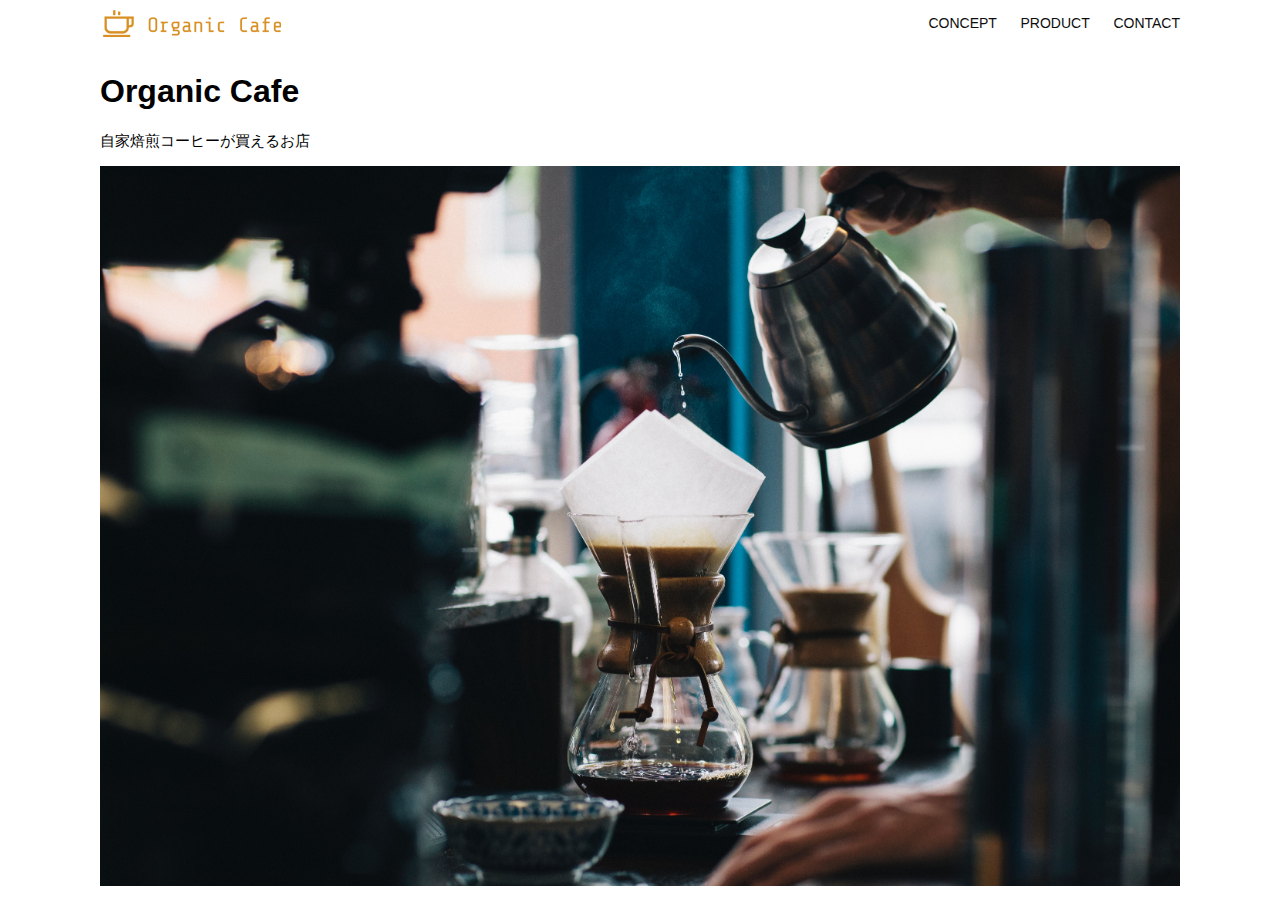
<file: html-css-kadai_013/index.html>
<!DOCTYPE html>
<html>
    <head>
        <title>Organic Cafe</title>
        <meta charset="UTF-8" />
        <meta name="description" content="自家焙煎のコーヒーがお家で楽しめるOrganic Cafe"/>
        <meta name="viewport" content="width=device-width, initial-scale=1.0" />
        <link rel="stylesheet" href="style.css" />
    </head>
    <body>
        <!-- ヘッダー -->
        <header>
            <!-- ロゴ -->
            <a href="index.html" id="logo"><img src="images/logo.png" alt="トップページに戻る"/></a>

            <!-- PC用ナビゲーション -->
            <nav id="nav-pc">
                <a href="index.html#concept">CONCEPT</a>
                <a href="index.html#product">PRODUCT</a>
                <a href="index.html#contact">CONTACT</a>
            </nav>
        
            <!-- スマホ用メニューボタン -->
            <img id="menu-sp" src="images/button-menu.png" alt="ナビゲーションを開く" onclick="document.getElementById('nav-sp').style.display='block'">

            <!-- スマホ用ナビゲーション -->
            <nav id="nav-sp">
                <ul>
                    <li>
                        <img  id="close" src="images/button-close.png" alt="ナビゲーションを閉じる" onclick="document.getElementById('nav-sp').style.display='none'">
                    </li>
                    <li>
                        <a id="logo-sp" href="index.html" onclick="document.getElementById('nav-sp').style.display='none'">
                            <img src="images/logo-sp.png" alt="トップページに戻る">
                        </a>
                    </li>
                    <li>
                        <a class="menu" href="index.html#concept" onclink="document.getElementById('nav-sp').style.display='none'">
                            CONCEPT
                        </a>
                    </li>
                    <li>
                        <a class="menu" href="index.html#product" onclick="document.getElementById('nav-sp').style.display='none'">
                            PRODUCT
                        </a>
                    </li>
                    <li>
                        <a class="menu" href="index.html#contact" onclick="document.getElementById('nav-sp').style.display='none'">
                            CONTACT
                        </a>
                    </li>
                </ul>
            </nav>
        </header>

        <main>
            <article>
            <!-- メインビジュアル -->
            <section id="main-visual">
                <div id="main-message">
                    <h1>Organic Cafe</h1>
                    <p>自家焙煎コーヒーが買えるお店</p>
                </div>
                <img src="images/main-image.jpg" alt="コーヒーをハンドドリップで淹れる画像"/>
            </section>
        </article>
        </main>
    </body>
</html>
</file>
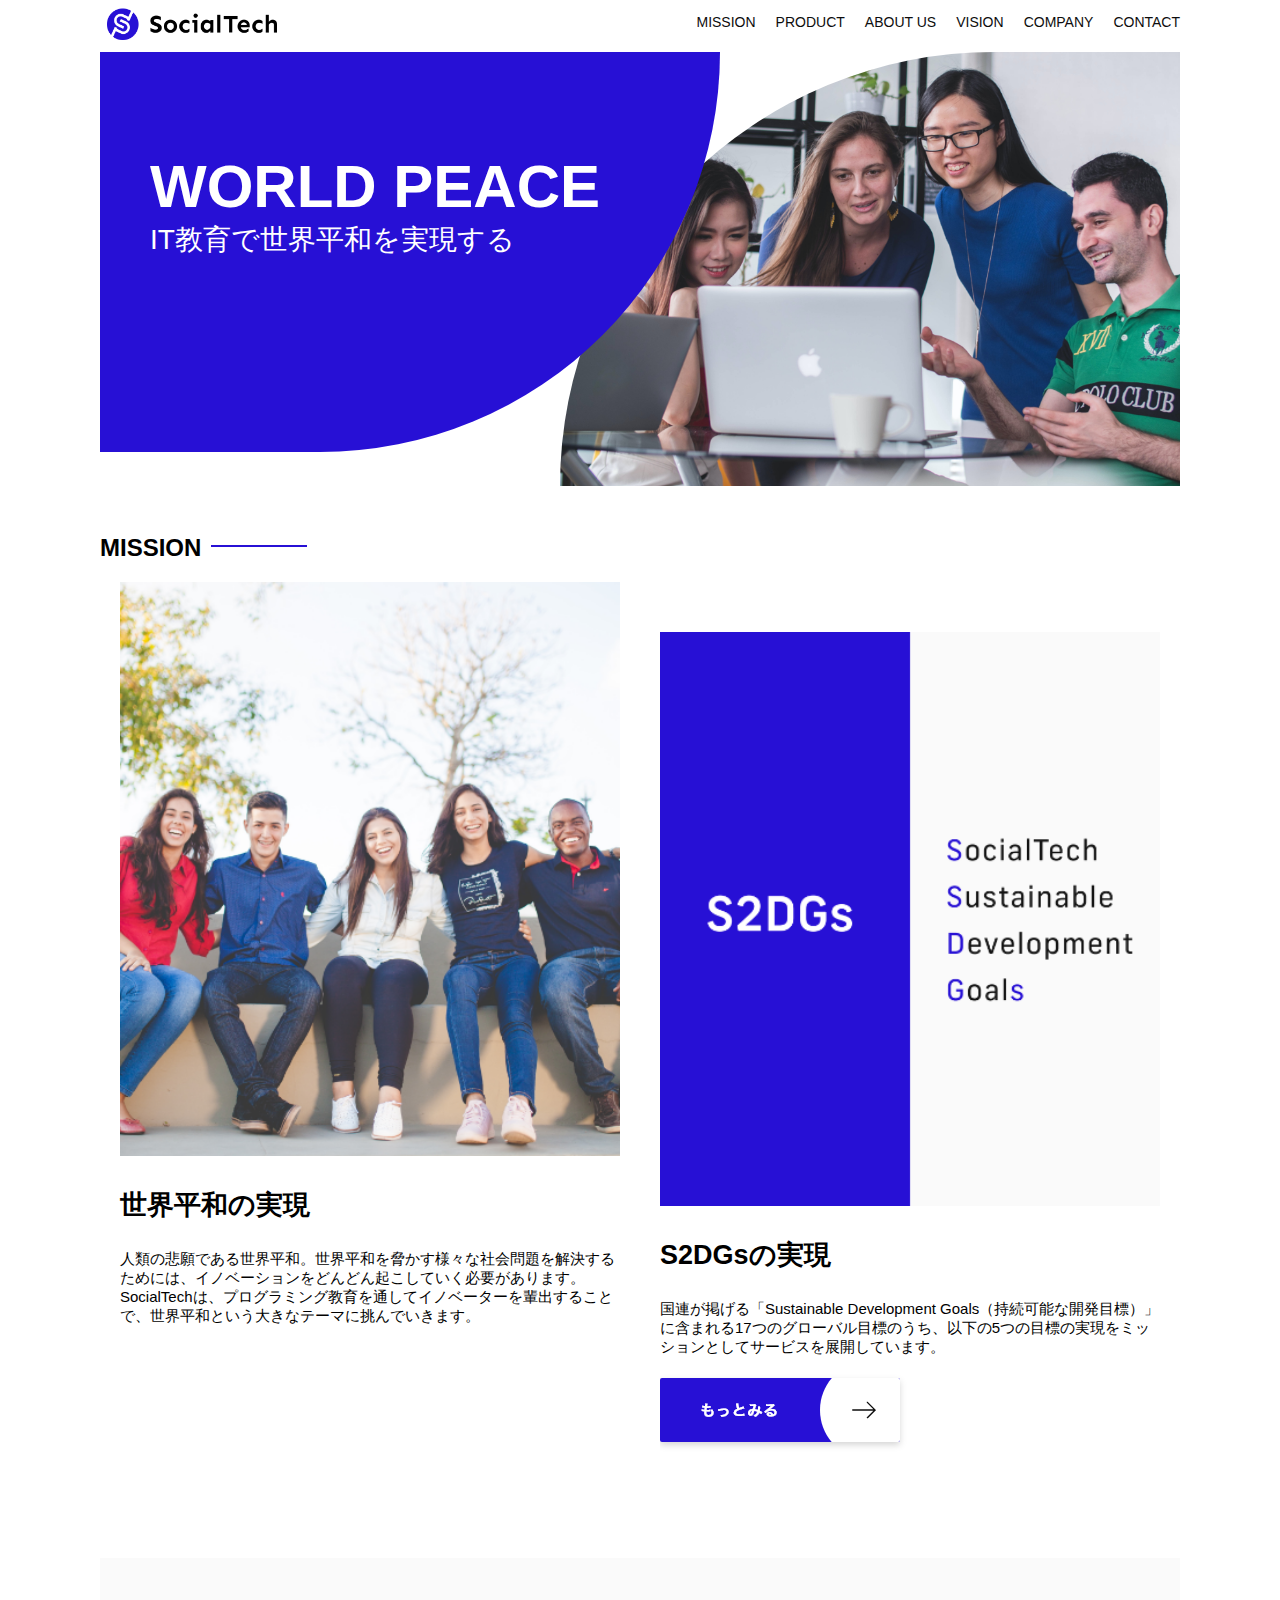
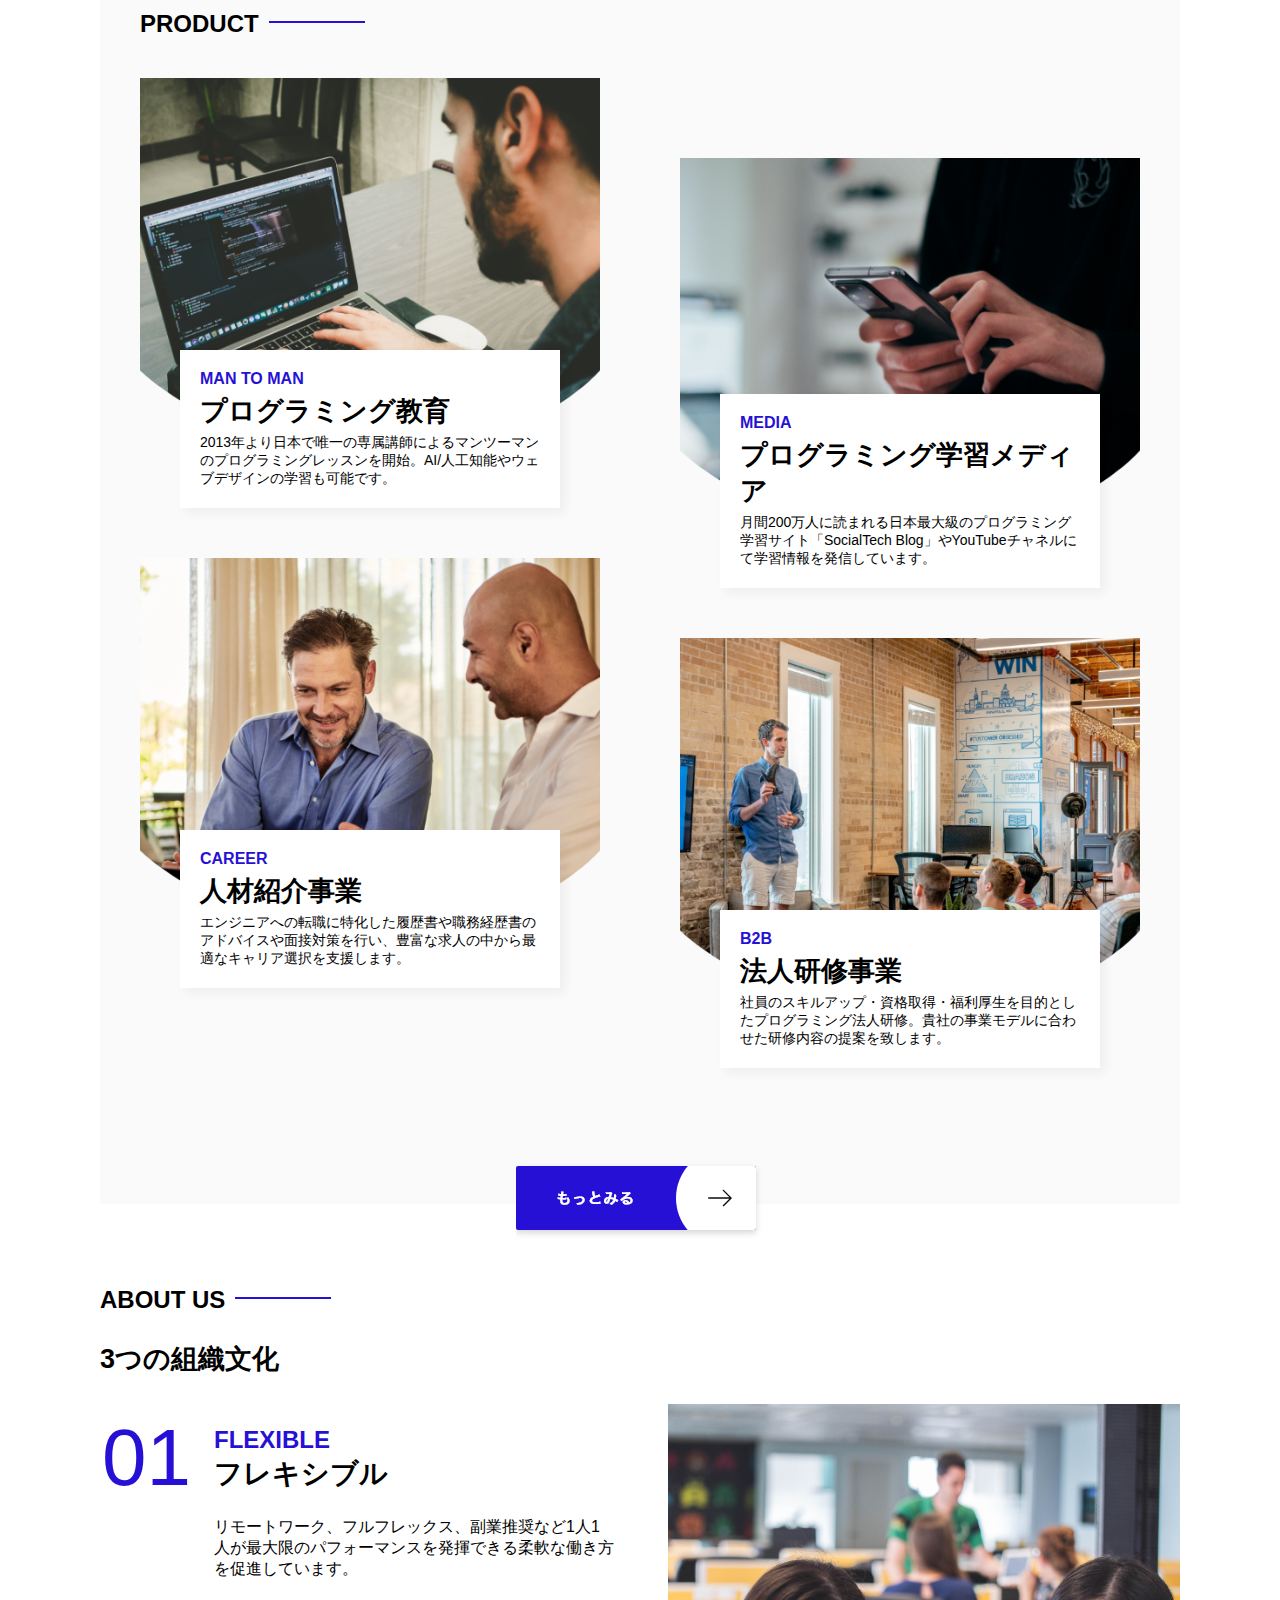
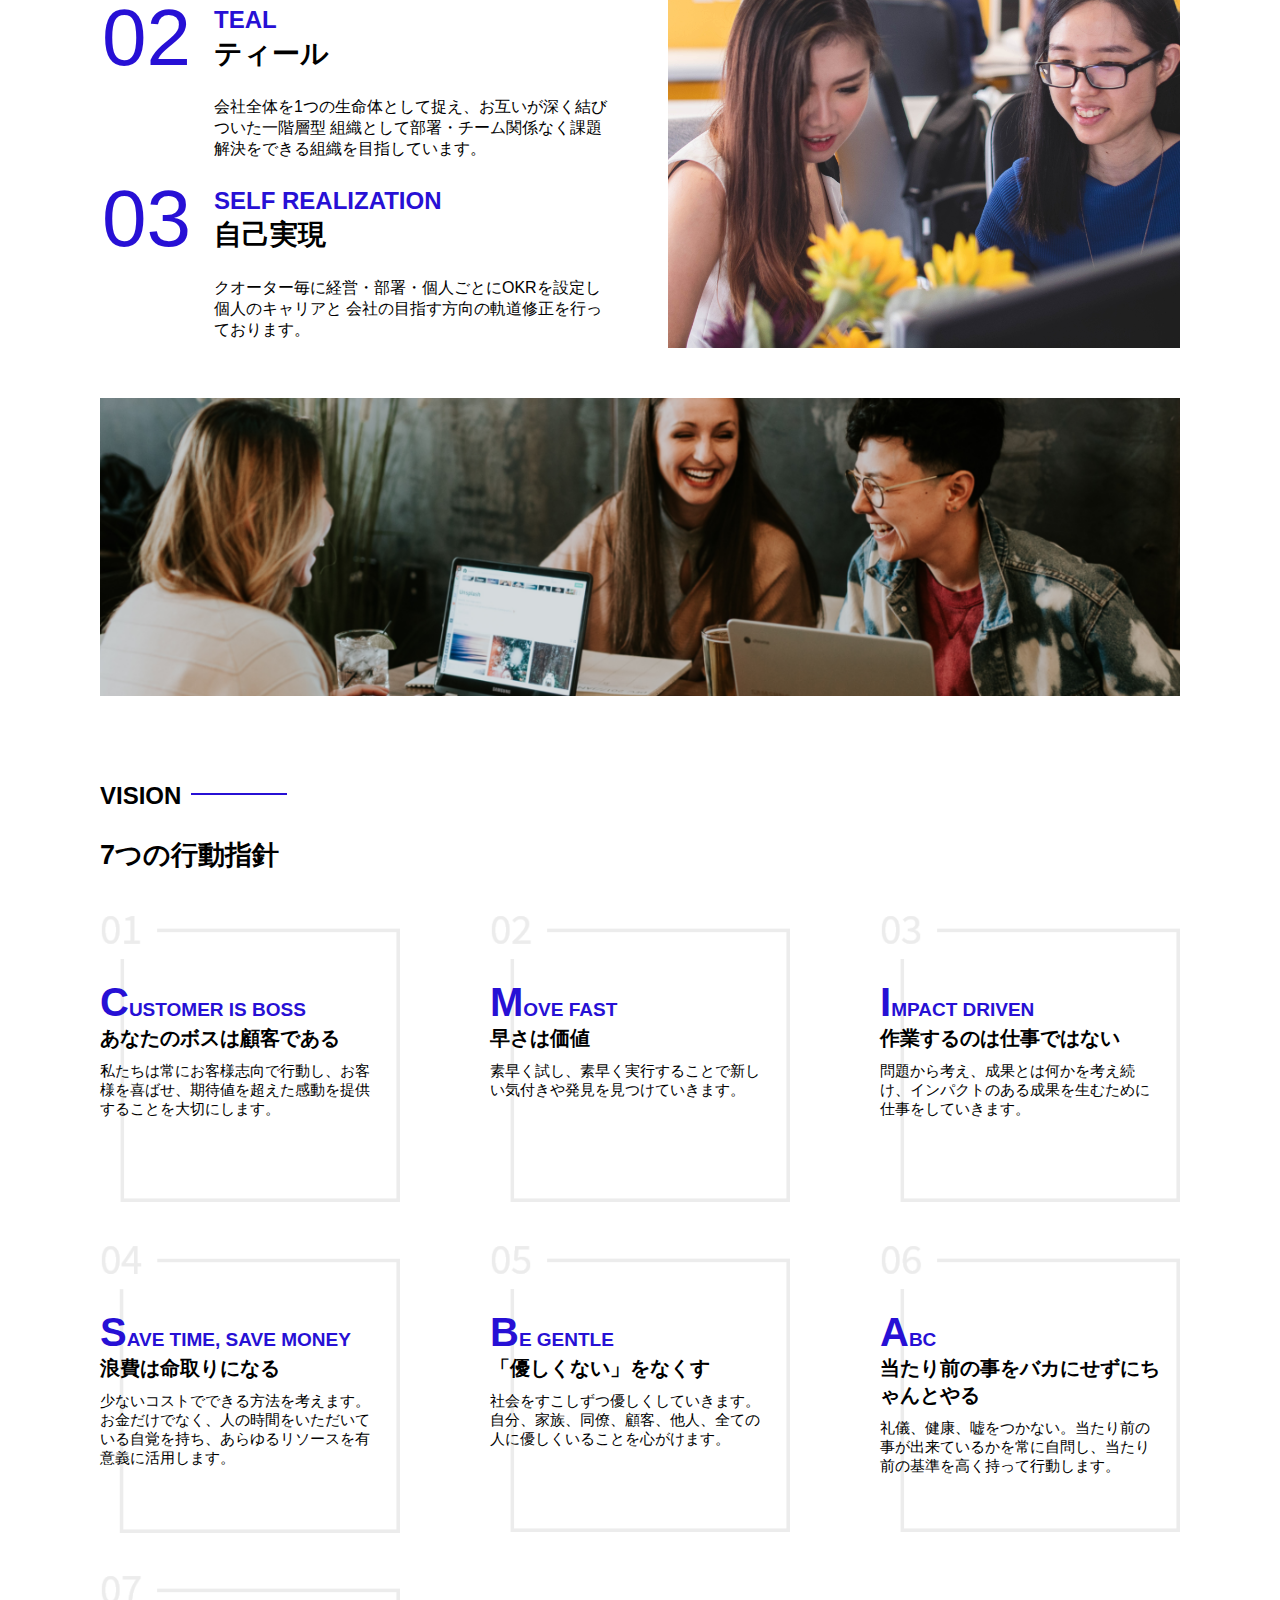
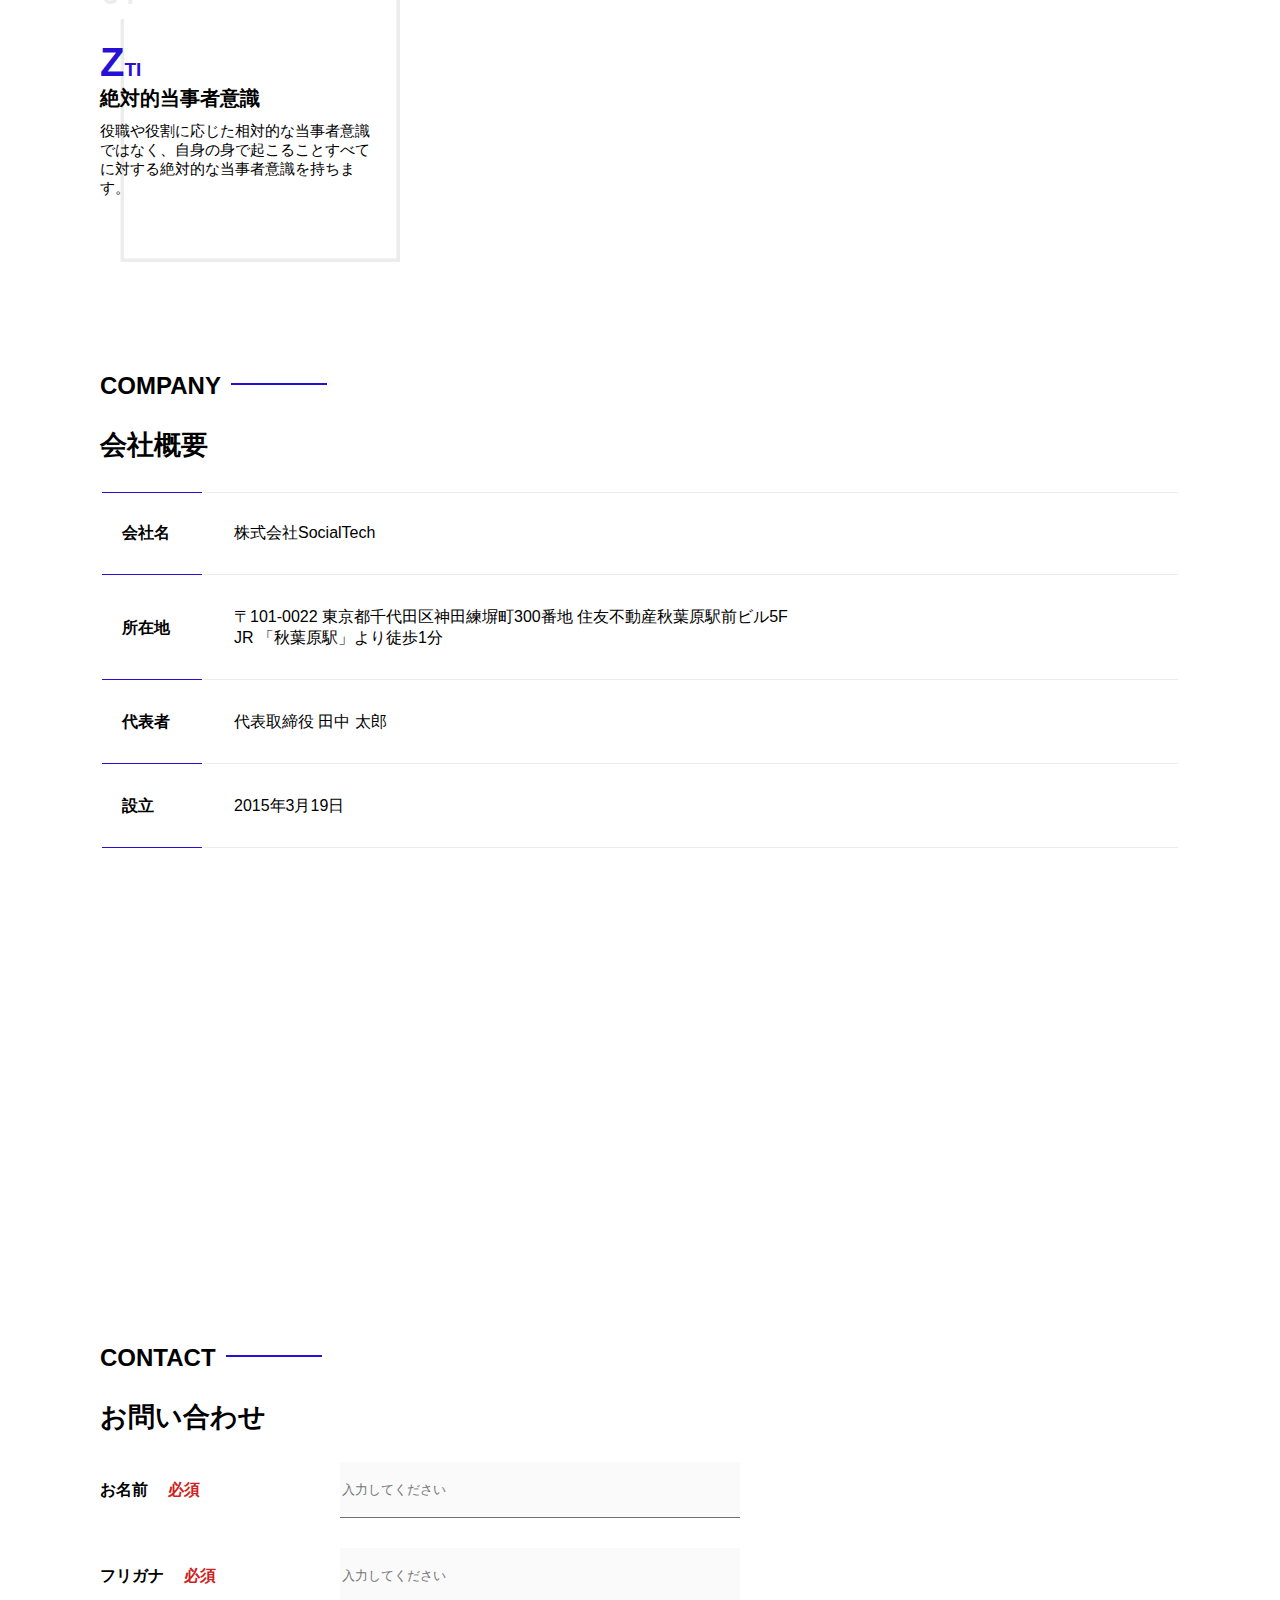
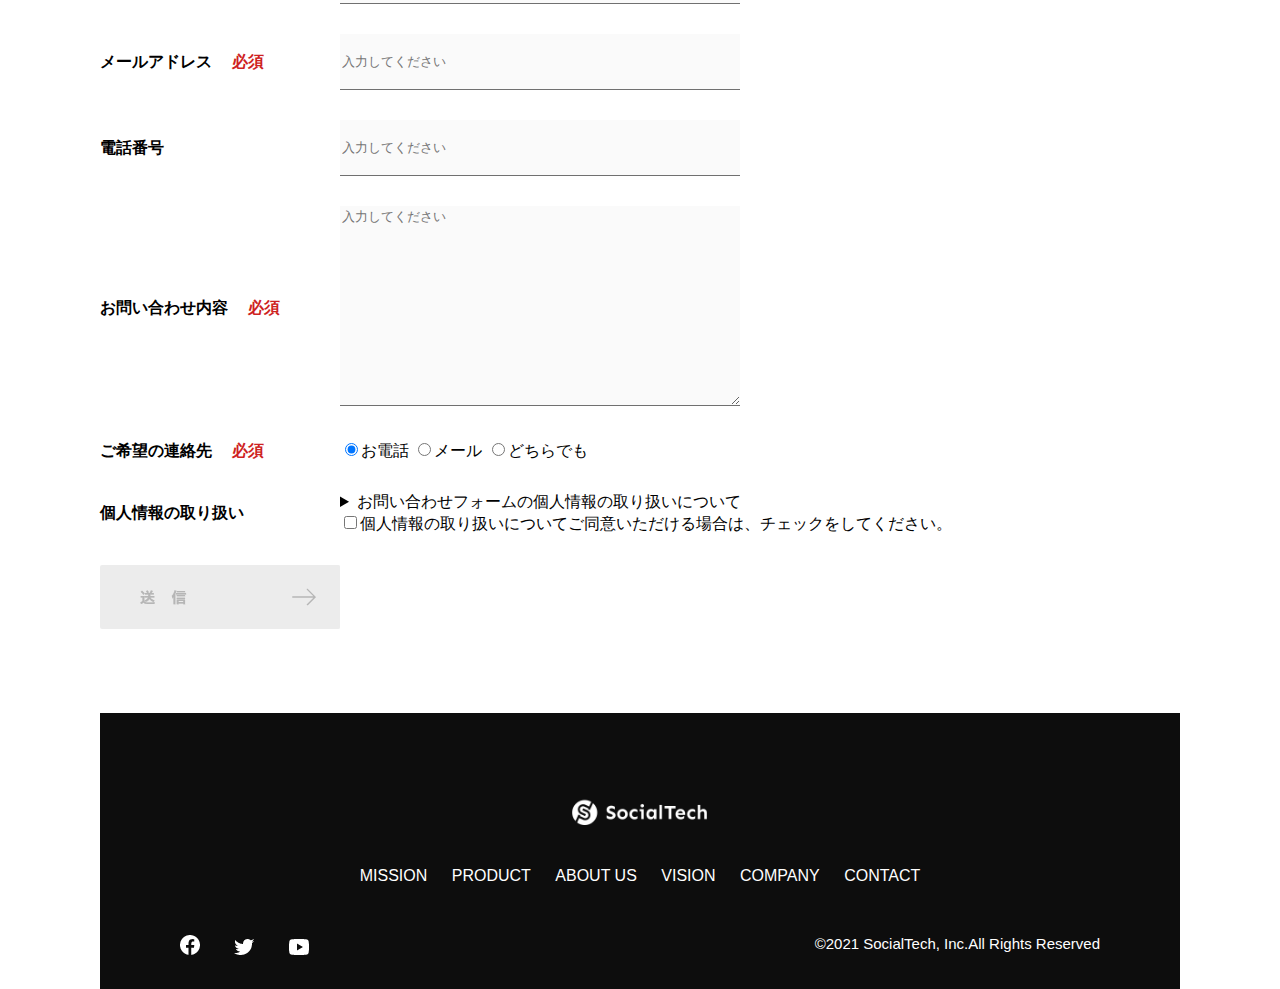
<file: kadai_tutorial_output/index.html>
<!DOCTYPE html>
<html>
    <head>
        <title>SocialTech</title>
        <meta charset="UTF-8">
        <meta name="description" content="SocialTechはEdTech業界のリーディングカンパニーを目指します。">
        <meta name="viewport" content="width=device-width,initial-scale=1.0">
        <link rel="stylesheet" href="style.css">
    </head>
    <body>
        <!-- ヘッダー -->
        <header>
            <!-- ロゴ -->
            <a href="index.html" id="logo">
                <img src="images/logo.png" alt="トップページに戻る">
            </a>
            <!-- PC用ナビゲーション -->
            <nav id="nav-pc">
                <ul>
                    <li><a href="mission.html">MISSION</a></li>
                    <li><a href="product.html">PRODUCT</a></li>
                    <li><a href="index.html#aboutus">ABOUT US</a></li>
                    <li><a href="index.html#vision">VISION</a></li>
                    <li><a href="index.html#company">COMPANY</a></li>
                    <li><a href="index.html#contact">CONTACT</a></li>
                </ul>
            </nav>
            <!-- スマホ用メニューボタン -->
            <button id="menu-sp" onclick="document.getElementById('nav-sp').style.display = 'block'">
                <img src="images/button-menu.png" alt="ナビゲーションを開く">
            </button>
            <!-- スマホ用ナビゲーション -->
            <div id="nav-sp">
                <button id="close" onclick="document.getElementById('nav-sp').style.display = 'none'">
                <img src="images/button-close.png" alt="ナビゲーションを閉じる">
                </button>
        
                <nav>
                <ul>
                    <li>
                    <a id="logo-sp" href="index.html" onclick="document.getElementById('nav-sp').style.display = 'none'"><img src="images/logo-sp.png" alt="トップページに戻る"></a>
                    </li>
                    <li><a class="menu" href="mission.html" onclick="document.getElementById('nav-sp').style.display = 'none'">MISSION</a></li>
                    <li><a class="menu" href="product.html" onclick="document.getElementById('nav-sp').style.display = 'none'">PRODUCT</a></li>
                    <li><a class="menu" href="index.html#aboutus" onclick="document.getElementById('nav-sp').style.display = 'none'">ABOUT US</a></li>
                    <li><a class="menu" href="index.html#vision" onclick="document.getElementById('nav-sp').style.display = 'none'">VISION</a></li>
                    <li><a class="menu" href="index.html#company" onclick="document.getElementById('nav-sp').style.display = 'none'">COMPANY</a></li>
                    <li><a class="menu" href="index.html#contact" onclick="document.getElementById('nav-sp').style.display = 'none'">CONTACT</a></li>
                </ul>
                </nav>
                <div id="sns">
                <a href="https://www.facebook.com/sejuku2013">
                    <img src="images/button-facebook.png" alt="Facebookのリンク">
                </a>
                <a href="https://twitter.com/samuraijuku">
                    <img src="images/button-twitter.png" alt="Twitterのリンク">
                </a>
                <a href="https://www.youtube.com/channel/UCCFOQO5aDK0xXam4cUQXT8g">
                    <img src="images/button-youtube.png" alt="YouTubeのリンク">
                </a>
                </div>
            </div>
        </header>
        <main>
            <article>
                <!-- メインビジュアル -->
                <section id="main-visual">
                    <div id="main-message">
                        <h1>WORLD PEACE</h1>
                        <p>IT教育で世界平和を実現する</p>
                    </div>
                    <img src="images/index/index-main.png" alt="PCの周りに集まる多国籍の仲間たち">
                </section>
                <!-- ミッション -->
                <section id="mission">
                    <h2 class="index-h2">MISSION</h2>
                    <div id="mission-flex">
                        <div>
                            <img id="mission-photo" src="images/index/index-mission.png" alt="屋外のベンチで写真を撮影する多国籍の仲間たち">
                            <h3>世界平和の実現</h3>
                            <p> 人類の悲願である世界平和。世界平和を脅かす様々な社会問題を解決するためには、イノベーションをどんどん起こしていく必要があります。SocialTechは、プログラミング教育を通してイノベーターを輩出することで、世界平和という大きなテーマに挑んでいきます。</p>
                        </div>
                        <div>
                            <img id="s2dgs" src="images/index/s2dgs.png" alt="S2DGs">
                            <h3>S2DGsの実現</h3>
                            <p>国連が掲げる「Sustainable Development Goals（持続可能な開発目標）」に含まれる17つのグローバル目標のうち、以下の5つの目標の実現をミッションとしてサービスを展開しています。</p>
                            <a href="mission.html">
                                <img src="images/button-more.png" alt="もっとみる">
                            </a>
                        </div>
                    </div>
                </section>
                <!-- プロダクト -->
                <section id="product">
                    <h2 class="index-h2">PRODUCT</h2>
                    <div class="product-flex">
                        <div id="product-left">
                            <div>
                                <img class="product-photo" src="images/index/index-mantoman.png" alt="PCでコードを書く男性">
                                <div class="product-explain">
                                    <span>MAN TO MAN</span>
                                    <h3>プログラミング教育</h3>
                                    <p>2013年より日本で唯一の専属講師によるマンツーマンのプログラミングレッスンを開始。AI/人工知能やウェブデザインの学習も可能です。</p>
                                </div>
                            </div>
                            <div>
                                <img class="product-photo" src="images/index/index-career.png" alt="笑顔で話し合う2人の男性">
                                <div class="product-explain">
                                    <span>CAREER</span>
                                    <h3>人材紹介事業</h3>
                                    <p>エンジニアへの転職に特化した履歴書や職務経歴書のアドバイスや面接対策を行い、豊富な求人の中から最適なキャリア選択を支援します。</p>
                                </div>
                            </div>
                        </div>
                        <div id="product-right">
                            <div>
                                <img class="product-photo" src="images/index/index-media.png" alt="スマートフォンを操作する人">
                                <div class="product-explain">
                                    <span>MEDIA</span>
                                    <h3>プログラミング学習メディア</h3>
                                    <p>月間200万人に読まれる日本最大級のプログラミング学習サイト「SocialTech Blog」やYouTubeチャネルにて学習情報を発信しています。</p>
                                </div>
                            </div>
                            <div>
                                <img class="product-photo" src="images/index/index-b2b.png" alt="講演中の男性とそれを聴く人々">
                                <div class="product-explain">
                                    <span>B2B</span>
                                    <h3>法人研修事業</h3>
                                    <p>社員のスキルアップ・資格取得・福利厚生を目的としたプログラミング法人研修。貴社の事業モデルに合わせた研修内容の提案を致します。</p>
                                </div>
                            </div>
                        </div>
                    </div>
                    <div id="product-more">
                        <a href="product.html">
                            <img src="images/button-more.png" alt="もっとみる">
                        </a>
                    </div>
                </section>
                <!-- ABOUT US -->
                <section id="aboutus">
                    <h2 class="index-h2">ABOUT US</h2>
                    <h3>3つの組織文化</h3>
                    <div>
                        <table class="culture-table">
                            <tr>
                                <td class="culture-num">01</td>
                                <th><span class="culture-en">FLEXIBLE</span><br>フレキシブル</th>
                            </tr>
                            <tr>
                                <td>
                                    
                                </td>
                                <td class="culture-description">リモートワーク、フルフレックス、副業推奨など1人1人が最大限のパフォーマンスを発揮できる柔軟な働き方を促進しています。</td>
                            </tr>
                            <tr>
                                <td class="culture-num">02</td>
                                <th><span class="culture-en">TEAL</span><br>ティール</th>
                            </tr>
                            <tr>
                                <td>

                                </td>
                                <td class="culture-description">会社全体を1つの生命体として捉え、お互いが深く結びついた一階層型 組織として部署・チーム関係なく課題解決をできる組織を目指しています。</td>
                            </tr>
                            <tr>
                                <td class="culture-num">03</td>
                                <th><span class="culture-en">SELF REALIZATION</span><br>自己実現</th>
                            </tr>
                            <tr>
                                <td>

                                </td>
                                <td class="culture-description">クオーター毎に経営・部署・個人ごとにOKRを設定し個人のキャリアと 会社の目指す方向の軌道修正を行っております。</td>
                            </tr>
                        </table>
                        <img class="culture-img" src="images/index/index-aboutus1.png" alt="笑顔で話し合う2人の女性">
                    </div>
                    <img class="culture-img2" src="images/index/index-aboutus2.png" alt="笑顔で話し合う3人の男女">
                </section>
                <!-- VISION -->
                <section id="vision">
                    <h2 class="index-h2">VISION</h2>
                    <h3>7つの行動指針</h3>
                    <div>
                        <div class="vision-box">
                            <img src="images/index/vision-01.png" alt="01">
                            <div>
                                <h4>CUSTOMER IS BOSS</h4>
                                <h5>あなたのボスは顧客である</h5>
                                <p>私たちは常にお客様志向で行動し、お客様を喜ばせ、期待値を超えた感動を提供することを大切にします。</p>
                            </div>
                        </div>
                        <div class="vision-box">
                            <img src="images/index/vision-02.png" alt="02">
                            <div>
                                <h4>MOVE FAST</h4>
                                <h5>早さは価値</h5>
                                <p>素早く試し、素早く実行することで新しい気付きや発見を見つけていきます。</p>
                            </div>
                        </div>
                        <div class="vision-box">
                            <img src="images/index/vision-03.png" alt="03">
                            <div>
                                <h4>IMPACT DRIVEN</h4>
                                <h5>作業するのは仕事ではない</h5>
                                <p>問題から考え、成果とは何かを考え続け、インパクトのある成果を生むために仕事をしていきます。</p>
                            </div>
                        </div>
                        <div class="vision-box">
                            <img src="images/index/vision-04.png" alt="04">
                            <div>
                                <h4>SAVE TIME, SAVE MONEY</h4>
                                <h5>浪費は命取りになる</h5>
                                <p>少ないコストでできる方法を考えます。お金だけでなく、人の時間をいただいている自覚を持ち、あらゆるリソースを有意義に活用します。</p>
                            </div>
                        </div>
                        <div class="vision-box">
                            <img src="images/index/vision-05.png" alt="05">
                            <div>
                                <h4>BE GENTLE</h4>
                                <h5>「優しくない」をなくす</h5>
                                <p>社会をすこしずつ優しくしていきます。自分、家族、同僚、顧客、他人、全ての人に優しくいることを心がけます。</p>
                            </div>
                        </div>
                        <div class="vision-box">
                            <img src="images/index/vision-06.png" alt="06">
                            <div>
                                <h4>ABC</h4>
                                <h5>当たり前の事をバカにせずにちゃんとやる</h5>
                                <p>礼儀、健康、嘘をつかない。当たり前の事が出来ているかを常に自問し、当たり前の基準を高く持って行動します。</p>
                            </div>
                        </div>
                        <div class="vision-box">
                            <img src="images/index/vision-07.png" alt="07">
                            <div>
                                <h4>ZTI</h4>
                                <h5>絶対的当事者意識</h5>
                                <p>役職や役割に応じた相対的な当事者意識ではなく、自身の身で起こることすべてに対する絶対的な当事者意識を持ちます。</p>
                            </div>
                        </div>
                    </div>
                </section>
                <!-- COMPANY -->
                <section id="company">
                    <h2 class="index-h2">COMPANY</h2>
                    <h3>会社概要</h3>
                    <table id="company-table">
                        <tr>
                            <th class="tableheader tableheader-first">会社名</th>
                            <td class="cell cell-first">株式会社SocialTech</td>
                        </tr>
                        <tr>
                            <th class="tableheader">所在地</th>
                            <td class="cell">〒101-0022 東京都千代田区神田練塀町300番地 住友不動産秋葉原駅前ビル5F<br>JR 「秋葉原駅」より徒歩1分</td>
                        </tr>
                        <tr>
                            <th class="tableheader">代表者</th>
                            <td class="cell">代表取締役 田中 太郎</td>
                        </tr>
                        <tr>
                            <th class="tableheader">設立</th>
                            <td class="cell">2015年3月19日</td>
                        </tr>
                    </table>
                    <iframe src="https://www.google.com/maps/embed?pb=!1m18!1m12!1m3!1d3240.0688551336807!2d139.7720776771055!3d35.69992317258124!2m3!1f0!2f0!3f0!3m2!1i1024!2i768!4f13.1!3m3!1m2!1s0x60188fee13660e23%3A0x77137876edf742ac!2z5L2P5Y-L5LiN5YuV55Sj56eL6JGJ5Y6f6aeF5YmN44OT44Or!5e0!3m2!1sja!2sjp!4v1704858013291!5m2!1sja!2sjp" style="border: 0" allowfullscreen="" loading="lazy"></iframe>
                </section>
                <!-- お問い合わせフォーム -->
                <section id="contact">
                    <h2 class="index-h2">CONTACT</h2>
                    <h3>お問い合わせ</h3>
                    <form>
                        <div>
                            <div class="contact-heading">
                                <label class="contact-label">お名前<span class="contact-span">必須</span></label>
                            </div>
                            <div>
                                <input type="text" name="name" placeholder="入力してください" class="contact-textbox">
                            </div>
                        </div>
                        <div>
                            <div class="contact-heading">
                                <label class="contact-label">フリガナ<span class="contact-span">必須</span></label>
                            </div>
                            <div>
                                <input type="text" name="hurigana" placeholder="入力してください" class="contact-textbox">
                            </div>
                        </div>
                        <div>
                            <div class="contact-heading">
                                <label class="contact-label">メールアドレス<span class="contact-span">必須</span></label>
                            </div>
                            <div>
                                <input type="text" name="email" placeholder="入力してください" class="contact-textbox">
                            </div>
                        </div>
                        <div>
                            <div class="contact-heading">
                                <label class="contact-label">電話番号</label>
                            </div>
                            <div>
                                <input type="text" name="tel" placeholder="入力してください" class="contact-textbox">
                            </div>
                        </div>
                        <div>
                            <div class="contact-heading">
                                <label class="contact-label">お問い合わせ内容<span class="contact-span">必須</span></label>
                            </div>
                            <div>
                                <textarea class="contact-textarea" placeholder="入力してください" name="message"></textarea>
                            </div>
                        </div>
                        <div>
                            <div class="contact-heading">
                                <label class="contact-label">ご希望の連絡先<span class="contact-span">必須</span></label>
                            </div>
                            <div>
                                <input class="radiobutton" type="radio" value="tel" name="contact" checked><label>お電話</label>
                                <input class="radiobutton" type="radio" value="mail" name="contact"><label>メール</label>
                                <input class="radiobutton" type="radio" value="both" name="contact"><label>どちらでも</label>
                            </div>
                        </div>
                        <div>
                            <div class="contact-heading">
                                <label class="contact-label">個人情報の取り扱い</label>
                            </div>
                            <div>
                                <details>
                                    <summary>お問い合わせフォームの個人情報の取り扱いについて</summary>
                                    <div>
                                        <dl>
                                            <dt>１．組織の名称又は氏名</dt>
                                            <dd>株式会社SocialTech</dd>
                                            <dt>２．個人情報保護管理者（若しくはその代理人）の氏名又は職名、所属及び連絡先)</dt>
                                            <dd>
                                                <p>鈴木 一郎 コーポレート部</p>
                                                <p>メールアドレス：samurai@example.com</p>
                                                <p>TEL：03-1234-5678</p>
                                            </dd>
                                            <dt>3. 個人情報の利用目的</dt>
                                            <dd>
                                                <ul>
                                                    <li>・本サービス及び本サービスに関連する情報の提供又はそれらに関する連絡のため</li>
                                                    <li>・ユーザーの本人確認のため</li>
                                                    <li>・当社サービスのご案内のため</li>
                                                    <li>・当社の商品等の広告または宣伝（電子メールによるものを含むものとします。）</li>
                                                </ul>
                                            </dd>
                                            <dt>4.個人情報の取り扱い業務の委託</dt>
                                            <dd>個人情報の取扱業務の全部または一部を外部に業務委託する場合があります。その際、弊社は、個人情報を適切に保護できる管理体制を敷き実行していることを条件として委託先を厳選したうえで、機密保持契約を委託先と締結し、お客様の個人情報を厳密に管理させます。</dd>
                                            <dt>5.個人情報の開示等の請求</dt>
                                            <dd> お客様は、弊社に対してご自身の個人情報の開示等（利用目的の通知、開示、内容の訂正・追加・削除、利用の停止または消去、第三者への提供の停止）に関して、当社問合わせ窓口に申し出ることができます。<br>その際、弊社はお客様ご本人を確認させていただいたうえで、合理的な期間内に対応いたします。<br> なお、個人情報に関する弊社問合わせ先は、次の通りです。</dd>
                                            <dd>
                                                <p>株式会社SocialTech 個人情報問合せ窓口</p>
                                                <p>〒150-0043 東京都千代田区神田練塀町300番地 住友不動産秋葉原駅前ビル5F</p>
                                                <p>メールアドレス：samurai@example.com TEL：03-1234-5678</p>
                                            </dd>
                                            <dt>6.個人情報を提供されることの任意性について</dt>
                                            <dd>お客様がご自身の個人情報を弊社に提供されるか否かは、お客様のご判断によりますが、もしご提供されない場合には、適切なサービスが提供できない場合がありますので予めご了承ください。</dd>
                                        </dl>
                                    </div>
                                </details>
                                <input type="checkbox" name="agree"><span>個人情報の取り扱いについてご同意いただける場合は、チェックをしてください。</span>
                            </div>
                        </div>
                        <input type="image" src="images/button-submit.png" alt="送信する">
                    </form>
                </section>
            </article>
        </main>
        <footer>
            <div id="footer-logo">
                <img src="images/logo-sp.png" alt="SocialTech">
            </div>
            <div id="footer-link">
                <a href="mission.html">MISSION</a>
                <a href="product.html">PRODUCT</a>
                <a href="index.html#aboutus">ABOUT US</a>
                <a href="index.html#vision">VISION</a>
                <a href="index.html#company">COMPANY</a>
                <a href="index.html#contact">CONTACT</a>
            </div>
            <div id="sns-footer">
                <div class="sns-btns">
                    <a href="https://www.facebook.com/sejuku2013"><img src="images/button-facebook.png" alt="Facebookのリンク"></a>
                    <a href="https://twitter.com/samuraijuku"><img src="images/button-twitter.png" alt="Twitterのリンク"></a>
                    <a href="https://www.youtube.com/channel/UCCFOQO5aDK0xXam4cUQXT8g"><img src="images/button-youtube.png" alt="YouTubeのリンク"></a>
                </div>
                <p id="copyright">&copy;2021 SocialTech, Inc.All Rights Reserved</p>
            </div>
        </footer>
    </body>
</html>
</file>
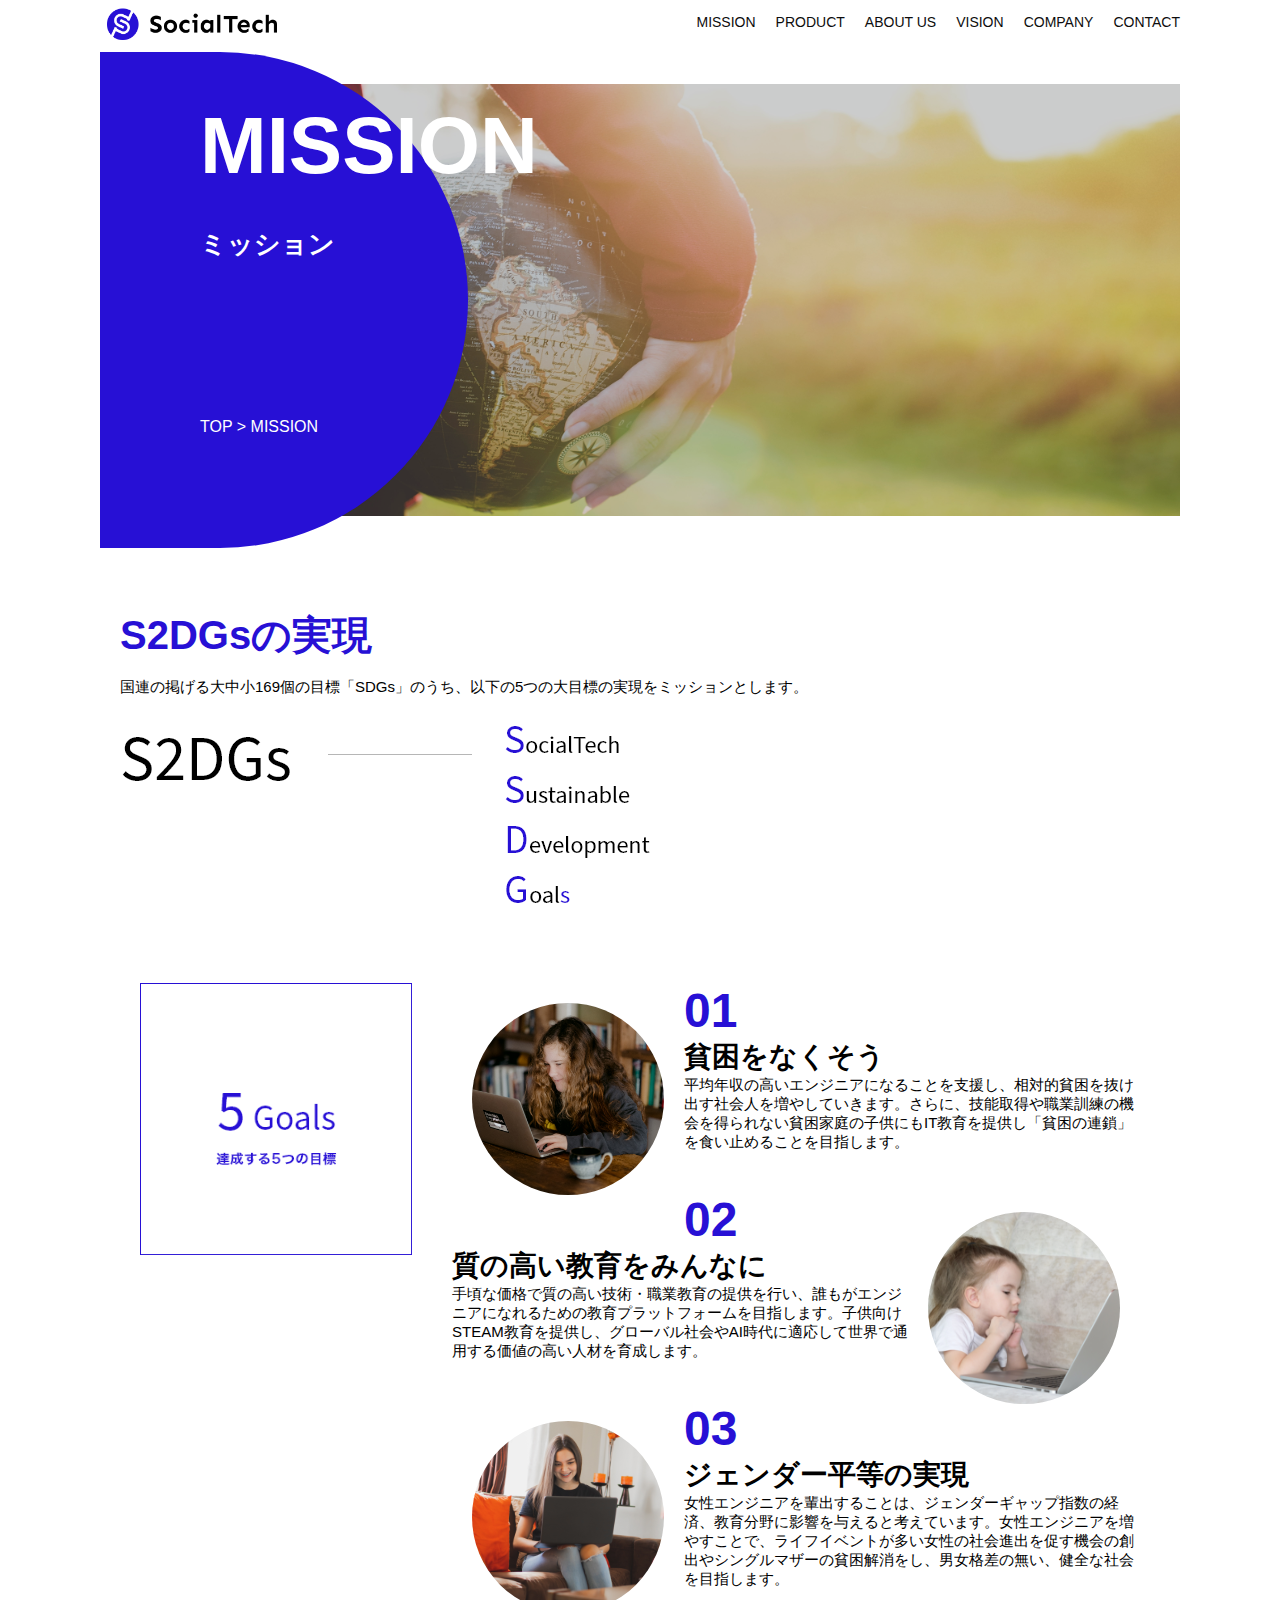
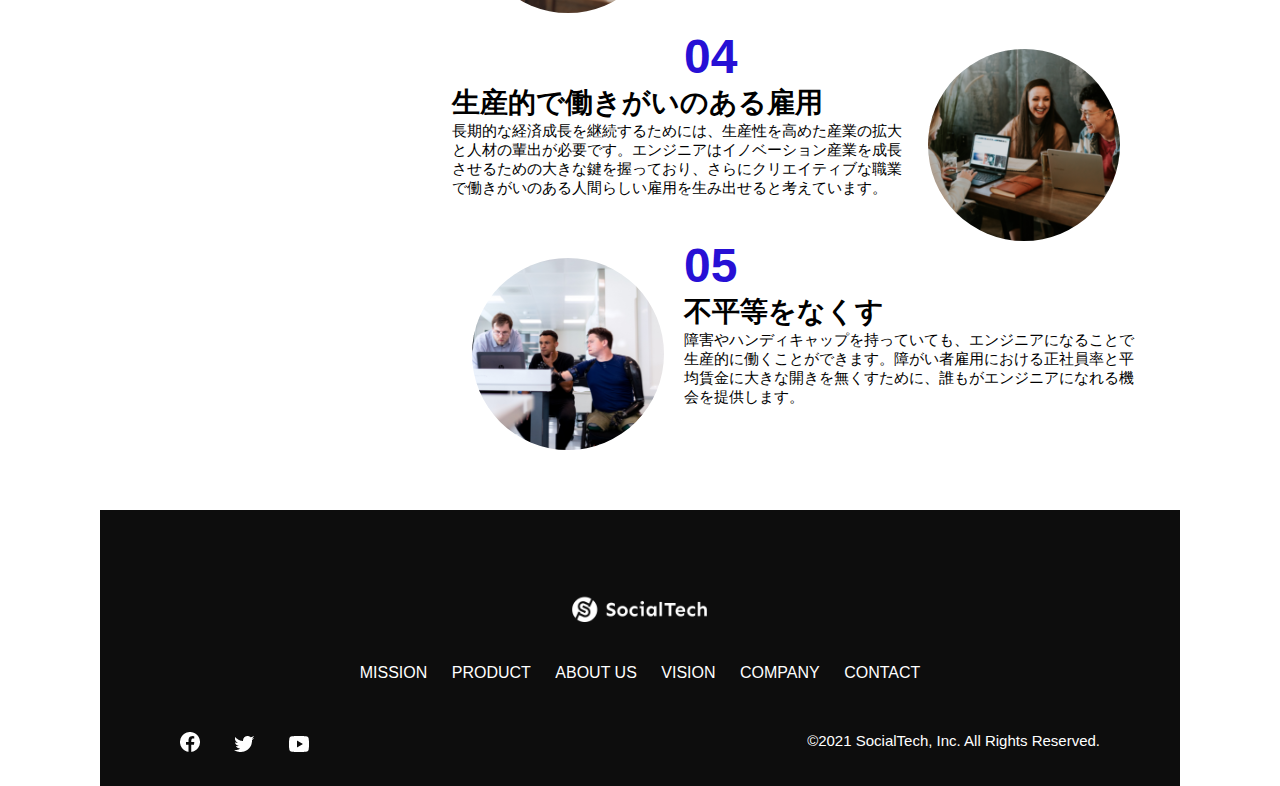
<file: kadai_tutorial_output/mission.html>
<!DOCTYPE html>
<html>
  <head>
    <title>SocialTech - MISSION ミッション -</title>
    <meta charset="utf-8">
    <meta name="description" content="SocialTechが目指す5つの目標（S2DGs）を紹介します">
    <meta name="viewport" content="width=device-width, initial-scale=1.0">
    <link rel="stylesheet" href="style.css">
  </head>

  <body>
    <!-- ヘッダー -->
    <header>
      <!-- ロゴ -->
      <a href="index.html" id="logo">
        <img src="images/logo.png" alt="トップページに戻る">
      </a>

      <!-- PC用ナビゲーション -->
      <nav id="nav-pc">
        <ul>
          <li><a href="mission.html">MISSION</a></li>
          <li><a href="product.html">PRODUCT</a></li>
          <li><a href="index.html#aboutus">ABOUT US</a></li>
          <li><a href="index.html#vision">VISION</a></li>
          <li><a href="index.html#company">COMPANY</a></li>
          <li><a href="index.html#contact">CONTACT</a></li>
        </ul>
      </nav>

      <!-- スマホ用メニューボタン -->
      <button id="menu-sp" onclick="document.getElementById('nav-sp').style.display = 'block'">
        <img src="images/button-menu.png" alt="ナビゲーションを開く">
      </button>

      <!-- スマホ用ナビゲーション -->
      <div id="nav-sp">
        <button id="close" onclick="document.getElementById('nav-sp').style.display = 'none'">
          <img src="images/button-close.png" alt="ナビゲーションを閉じる">
        </button>

        <nav>
          <ul>
            <li>
              <a id="logo-sp" href="index.html" onclick="document.getElementById('nav-sp').style.display = 'none'"><img src="images/logo-sp.png" alt="トップページに戻る"></a>
            </li>
            <li><a class="menu" href="mission.html" onclick="document.getElementById('nav-sp').style.display = 'none'">MISSION</a></li>
            <li><a class="menu" href="product.html" onclick="document.getElementById('nav-sp').style.display = 'none'">PRODUCT</a></li>
            <li><a class="menu" href="index.html#aboutus" onclick="document.getElementById('nav-sp').style.display = 'none'">ABOUT US</a></li>
            <li><a class="menu" href="index.html#vision" onclick="document.getElementById('nav-sp').style.display = 'none'">VISION</a></li>
            <li><a class="menu" href="index.html#company" onclick="document.getElementById('nav-sp').style.display = 'none'">COMPANY</a></li>
            <li><a class="menu" href="index.html#contact" onclick="document.getElementById('nav-sp').style.display = 'none'">CONTACT</a></li>
          </ul>
        </nav>
        <div id="sns">
          <a href="https://www.facebook.com/sejuku2013">
            <img src="images/button-facebook.png" alt="Facebookのリンク">
          </a>
          <a href="https://twitter.com/samuraijuku">
            <img src="images/button-twitter.png" alt="Twitterのリンク">
          </a>
          <a href="https://www.youtube.com/channel/UCCFOQO5aDK0xXam4cUQXT8g">
            <img src="images/button-youtube.png" alt="YouTubeのリンク">
          </a>
        </div>
      </div>
    </header>

    <main>
      <article>
        <section id="mission-main">
            <div class="mission-main-inner">
                <div id="mission-title">
                    <h1>MISSION<br><span>ミッション</span></h1>
                    <p>TOP > MISSION</p>
                </div>
            </div>
        </section>
        <section id="mission-s2dgs">
            <h2 class="mission-h2">S2DGsの実現</h2>
            <p>国連の掲げる大中小169個の目標「SDGs」のうち、以下の5つの大目標の実現をミッションとします。</p>
            <img src="images/mission/mission-s2dgs.png" alt="S2DGs">
        </section>

        <section id="mission-five-goals">
            <div class="five-goals-image">
             <img src="images/mission/mission-5goals.png" alt="5Goals">
            </div>
            <div class="five-goals-read">
             <div>
               <img class="fivegoals-image-left" src="images/mission/mission-5goals01.png" alt="PCを操作する女の子">
               <span class="fivegoals-number">01</span>
               <h3 class="fivegoals-h3">貧困をなくそう</h3>
               <p class="fivegoals-p">平均年収の高いエンジニアになることを支援し、相対的貧困を抜け出す社会人を増やしていきます。さらに、技能取得や職業訓練の機会を得られない貧困家庭の子供にもIT教育を提供し「貧困の連鎖」を食い止めることを目指します。</p>
             </div>
             <div>
               <img class="fivegoals-image-right" src="images/mission/mission-5goals02.png" alt="PCを見つめる小さい女の子">
               <span class="fivegoals-number">02</span>
               <h3 class="fivegoals-h3">質の高い教育をみんなに</h3>
               <p class="fivegoals-p">手頃な価格で質の高い技術・職業教育の提供を行い、誰もがエンジニアになれるための教育プラットフォームを目指します。子供向けSTEAM教育を提供し、グローバル社会やAI時代に適応して世界で通用する価値の高い人材を育成します。</p>
             </div>
             <div>
               <img class="fivegoals-image-left" src="images/mission/mission-5goals03.png" alt="PCを操作する女性">
               <span class="fivegoals-number">03</span>
               <h3 class="fivegoals-h3">ジェンダー平等の実現</h3>
               <p class="fivegoals-p">女性エンジニアを輩出することは、ジェンダーギャップ指数の経済、教育分野に影響を与えると考えています。女性エンジニアを増やすことで、ライフイベントが多い女性の社会進出を促す機会の創出やシングルマザーの貧困解消をし、男女格差の無い、健全な社会を目指します。</p>
             </div>
             <div>
               <img class="fivegoals-image-right" src="images/mission/mission-5goals04.png" alt="笑顔で話し合う3人の男女">
               <span class="fivegoals-number">04</span>
               <h3 class="fivegoals-h3">生産的で働きがいのある雇用</h3>
               <p class="fivegoals-p">長期的な経済成長を継続するためには、生産性を高めた産業の拡大と人材の輩出が必要です。エンジニアはイノベーション産業を成長させるための大きな鍵を握っており、さらにクリエイティブな職業で働きがいのある人間らしい雇用を生み出せると考えています。</p>
             </div>
             <div>
               <img class="fivegoals-image-left" src="images/mission/mission-5goals05.png" alt="障害を持つ男性が生き生きと働く様子">
               <span class="fivegoals-number">05</span>
               <h3 class="fivegoals-h3">不平等をなくす</h3>
               <p class="fivegoals-p">障害やハンディキャップを持っていても、エンジニアになることで生産的に働くことができます。障がい者雇用における正社員率と平均賃金に大きな開きを無くすために、誰もがエンジニアになれる機会を提供します。</p>
             </div>
           </div>
        </section>
      </article>
    </main>

    <footer>
      <div id="footer-logo">
        <img src="images/logo-sp.png" alt="SocialTech">
      </div>
      <div id="footer-link">
        <a href="mission.html">MISSION</a>
        <a href="product.html">PRODUCT</a>
        <a href="index.html#aboutus">ABOUT US</a>
        <a href="index.html#vision">VISION</a>
        <a href="index.html#company">COMPANY</a>
        <a href="index.html#contact">CONTACT</a>
      </div>
      <div id="sns-footer">
        <div class="sns-btns">
          <a href="https://www.facebook.com/sejuku2013"><img src="images/button-facebook.png" alt="Facebookのリンク"></a>
          <a href="https://twitter.com/samuraijuku"><img src="images/button-twitter.png" alt="Twitterのリンク"></a>
          <a href="https://www.youtube.com/channel/UCCFOQO5aDK0xXam4cUQXT8g"><img src="images/button-youtube.png" alt="YouTubeのリンク"></a>
        </div>
        <p id="copyright">&copy;2021 SocialTech, Inc. All Rights Reserved.</p>
      </div>
    </footer>

  </body>
</html>
</file>
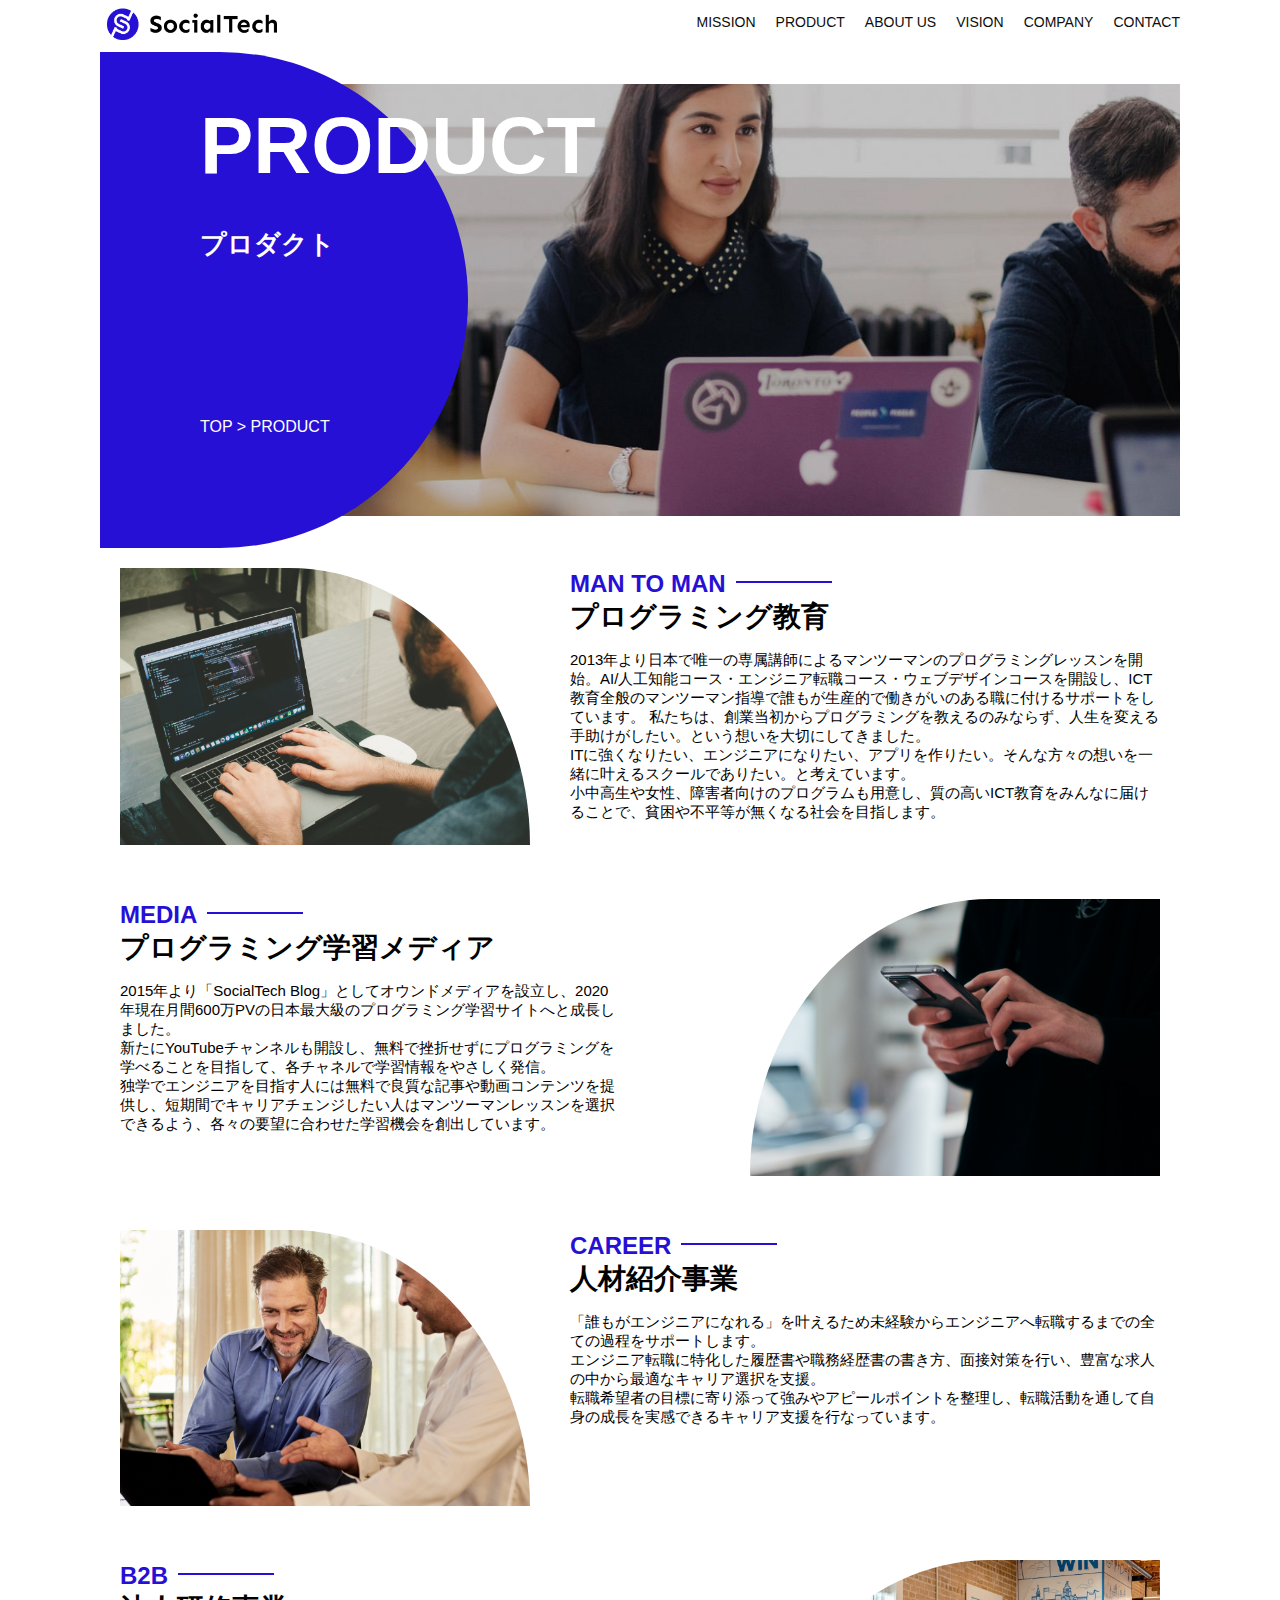
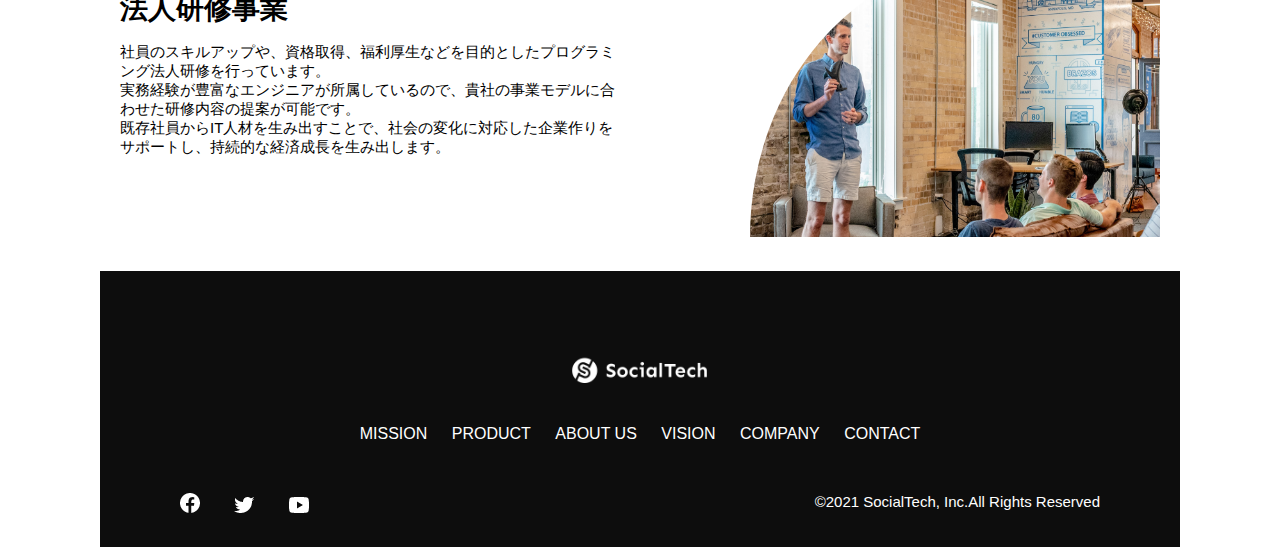
<file: kadai_tutorial_output/product.html>
<!DOCTYPE html>
<html>
    <head>
        <title>SocialTech -PRODUCT プロダクト-</title>
        <meta charset="UTF-8">
        <meta name="description" content="SocialTechの4つのプロダクトを紹介します">
        <meta name="viewport" content="width=device-width,initial-scale=1.0">
        <link rel="stylesheet" href="style.css">
    </head>
    <body>
        <!-- ヘッダー -->
        <header>
            <!-- ロゴ -->
            <a href="index.html" id="logo">
                <img src="images/logo.png" alt="トップページに戻る">
            </a>
            <!-- PC用ナビゲーション -->
            <nav id="nav-pc">
                <ul>
                    <li><a href="mission.html">MISSION</a></li>
                    <li><a href="product.html">PRODUCT</a></li>
                    <li><a href="index.html#aboutus">ABOUT US</a></li>
                    <li><a href="index.html#vision">VISION</a></li>
                    <li><a href="index.html#company">COMPANY</a></li>
                    <li><a href="index.html#contact">CONTACT</a></li>
                </ul>
            </nav>
            <!-- スマホ用メニューボタン -->
            <button id="menu-sp" onclick="document.getElementById('nav-sp').style.display = 'block'">
                <img src="images/button-menu.png" alt="ナビゲーションを開く">
            </button>
            <!-- スマホ用ナビゲーション -->
            <div id="nav-sp">
                <button id="close" onclick="document.getElementById('nav-sp').style.display = 'none'">
                <img src="images/button-close.png" alt="ナビゲーションを閉じる">
                </button>
        
                <nav>
                <ul>
                    <li>
                    <a id="logo-sp" href="index.html" onclick="document.getElementById('nav-sp').style.display = 'none'"><img src="images/logo-sp.png" alt="トップページに戻る"></a>
                    </li>
                    <li><a class="menu" href="mission.html" onclick="document.getElementById('nav-sp').style.display = 'none'">MISSION</a></li>
                    <li><a class="menu" href="product.html" onclick="document.getElementById('nav-sp').style.display = 'none'">PRODUCT</a></li>
                    <li><a class="menu" href="index.html#aboutus" onclick="document.getElementById('nav-sp').style.display = 'none'">ABOUT US</a></li>
                    <li><a class="menu" href="index.html#vision" onclick="document.getElementById('nav-sp').style.display = 'none'">VISION</a></li>
                    <li><a class="menu" href="index.html#company" onclick="document.getElementById('nav-sp').style.display = 'none'">COMPANY</a></li>
                    <li><a class="menu" href="index.html#contact" onclick="document.getElementById('nav-sp').style.display = 'none'">CONTACT</a></li>
                </ul>
                </nav>
                <div id="sns">
                <a href="https://www.facebook.com/sejuku2013">
                    <img src="images/button-facebook.png" alt="Facebookのリンク">
                </a>
                <a href="https://twitter.com/samuraijuku">
                    <img src="images/button-twitter.png" alt="Twitterのリンク">
                </a>
                <a href="https://www.youtube.com/channel/UCCFOQO5aDK0xXam4cUQXT8g">
                    <img src="images/button-youtube.png" alt="YouTubeのリンク">
                </a>
                </div>
            </div>
        </header>
        <main>
            <article>
                <section id="product-main">
                    <div class="product-main-inner">
                        <div id="product-title">
                            <h1>PRODUCT<br><span>プロダクト</span></h1>
                            <p>TOP > PRODUCT</p>
                        </div>
                    </div>
                </section>
                <section class="product-section product-section-left">
                    <div class="product-section-img">
                        <img src="images/product/product-mantoman.png" alt~="PCでコードを書く男性">
                    </div>
                    <div class="product-read">
                        <h2 class="product-h2">MAN TO MAN</h2>
                        <h3 class="product-h3">プログラミング教育</h3>
                        <p>2013年より日本で唯一の専属講師によるマンツーマンのプログラミングレッスンを開始。AI/人工知能コース・エンジニア転職コース・ウェブデザインコースを開設し、ICT教育全般のマンツーマン指導で誰もが生産的で働きがいのある職に付けるサポートをしています。 私たちは、創業当初からプログラミングを教えるのみならず、人生を変える手助けがしたい。という想いを大切にしてきました。<br>ITに強くなりたい、エンジニアになりたい、アプリを作りたい。そんな方々の想いを一緒に叶えるスクールでありたい。と考えています。<br>小中高生や女性、障害者向けのプログラムも用意し、質の高いICT教育をみんなに届けることで、貧困や不平等が無くなる社会を目指します。</p>
                    </div>
                </section>
                <section class="product-section product-section-right">
                    <div class="product-read">
                        <h2 class="product-h2">MEDIA</h2>
                        <h3 class="product-h3">プログラミング学習メディア</h3>
                        <p>2015年より「SocialTech Blog」としてオウンドメディアを設立し、2020年現在月間600万PVの日本最大級のプログラミング学習サイトへと成長しました。<br>新たにYouTubeチャンネルも開設し、無料で挫折せずにプログラミングを学べることを目指して、各チャネルで学習情報をやさしく発信。<br>独学でエンジニアを目指す人には無料で良質な記事や動画コンテンツを提供し、短期間でキャリアチェンジしたい人はマンツーマンレッスンを選択できるよう、各々の要望に合わせた学習機会を創出しています。</p>
                    </div>
                    <div class="product-section-img">
                        <img src="images/product/product-media.png" alt="スマートフォンを操作する人">
                    </div>
                </section>
                <section class="product-section product-section-left">
                    <div class="product-section-img">
                        <img src="images/product/product-career.png" alt="笑顔で話し合う2人の男性">
                    </div>
                    <div class="product-read">
                        <h2 class="product-h2">CAREER</h2>
                        <h3 class="product-h3">人材紹介事業</h3>
                        <p>「誰もがエンジニアになれる」を叶えるため未経験からエンジニアへ転職するまでの全ての過程をサポートします。<br>エンジニア転職に特化した履歴書や職務経歴書の書き方、面接対策を行い、豊富な求人の中から最適なキャリア選択を支援。<br>転職希望者の目標に寄り添って強みやアピールポイントを整理し、転職活動を通して自身の成長を実感できるキャリア支援を行なっています。<br></p>
                    </div>
                </section>
                <section class="product-section product-section-right">
                    <div class="product-read">
                        <h2 class="product-h2">B2B</h2>
                        <h3 class="product-h3">法人研修事業</h3>
                        <p>社員のスキルアップや、資格取得、福利厚生などを目的としたプログラミング法人研修を行っています。<br>実務経験が豊富なエンジニアが所属しているので、貴社の事業モデルに合わせた研修内容の提案が可能です。<br>既存社員からIT人材を生み出すことで、社会の変化に対応した企業作りをサポートし、持続的な経済成長を生み出します。</p>
                    </div>
                    <div class="product-section-img">
                        <img src="images/product/product-b2b.png" alt="講演中の男性とそれを聴く人々">
                    </div>
                </section>
            </article>
        </main>
        <footer>
            <div id="footer-logo">
                <img src="images/logo-sp.png" alt="SocialTech">
            </div>
            <div id="footer-link">
                <a href="mission.html">MISSION</a>
                <a href="product.html">PRODUCT</a>
                <a href="index.html#aboutus">ABOUT US</a>
                <a href="index.html#vision">VISION</a>
                <a href="index.html#company">COMPANY</a>
                <a href="index.html#contact">CONTACT</a>
            </div>
            <div id="sns-footer">
                <div class="sns-btns">
                    <a href="https://www.facebook.com/sejuku2013"><img src="images/button-facebook.png" alt="Facebookのリンク"></a>
                    <a href="https://twitter.com/samuraijuku"><img src="images/button-twitter.png" alt="Twitterのリンク"></a>
                    <a href="https://www.youtube.com/channel/UCCFOQO5aDK0xXam4cUQXT8g"><img src="images/button-youtube.png" alt="YouTubeのリンク"></a>
                </div>
                <p id="copyright">&copy;2021 SocialTech, Inc.All Rights Reserved</p>
            </div>
        </footer>
    </body>
</html>
</file>
<file: html-css-kadai_013/style.css>
/* PC、スマホ共通スタイル */
body {
  font-family: "Source Sans Pro", "Hiragino Kaku Gothic ProN", Meiryo, Arial,
    sans-serif;
}

p {
  font-size: 15px;
}

#main-visual>img {
  width: 100%;
}

/*================
PC用のスタイル 
=================*/
@media screen and (min-width: 768px) {
  /* 横幅設定 */
  body {
    max-width: 1080px;
    min-width: 960px;
    margin: 0 auto 0 auto;
  }

  /* ヘッダー */
  header {
    display: flex;
    justify-content: space-between;
  }

  /* ナビゲーションのレイアウト */
  #nav-pc {
    text-align: right;
    font-size: 14px;
    padding-top: 15px;
  }

  /* ナビゲーションのリンクの装飾設定 */
  #nav-pc>a {
    text-decoration: none;
    margin-left: 20px;
  }

  #nav-pc>a:link {
    color: #0d0d0d;
  }

  #nav-pc>a:visited {
    color: #0d0d0d;
  }

  #nav-pc>a:hover {
    color: #0d0d0d;
    text-decoration: underline;
  }

  #nav-pc>a:active {
    color: #0d0d0d;
  }

  #menu-sp {
    display: none;
  }

  #nav-sp {
    display: none;
  }
}

/* スマホ用のスタイル */
@media screen and (max-width: 767px) {
  body {
    min-width: 375px;
    margin: 0 auto;
  }

  /* PCのナビゲーションを非表示に */
  #nav-pc {
    display: none;
  }

  /* ハンバーガーメニュー */
  #menu-sp {
    float: right;
    padding: 0;
  }

  /* スマホ用ナビゲーション */
  #nav-sp {
    background-color: #ce933e;
    position: absolute;
    left: 0;
    top: 0;
    height: 100%;
    width: 100%;
    display: none;
    z-index: 100;
  }

  #nav-sp ul {
    padding-left: 0;
  }

  #nav-sp li {
    list-style: none;
  }

  /* ×ボタン */
  #close {
    position: absolute;
    top: 20px;
    right: 20px;
  }

  /* ナビゲーションメニュー用のロゴ */
  #logo-sp {
    margin: 80px 0 30px 20px;
  }

  #nav-sp a {
    display: block;
  }

  #nav-sp a:link {
    color: #ffffff;
  }

  #nav-sp a:visited {
    color: #ffffff;
  }

  #nav-sp a:hover {
    color: #ffffff;
    text-decoration: underline;
  }

  #nav-sp a:active {
    color: #ffffff;
  }

  #nav-sp .menu {
    text-decoration: none;
    display: block;
    margin: 0 20px;
    height: 44px;
    font-size: 16px;
    background-image: url("images/arrow.png");
    background-repeat: no-repeat;
    background-position: right top;
  }
}
</file>
<file: kadai_tutorial_output/style.css>
/* PC、スマホ共通スタイル */
* {
    box-sizing: border-box;
}

p {
    font-size: 15px;
}

body {
    max-width: 1080px;
    margin: 0 auto 0 auto;
    font-family: "Source Sans Pro", "Hiragino Kaku Gothic ProN", Meiryo, Arial, sans-serif;
}

/* ヘッダー */
header {
    display: flex;
    justify-content: space-between;
}

/* ナビゲーションのレイアウト */
#nav-pc {
    font-size: 14px;
}

#nav-pc ul {
    display: flex;
    padding-left: 0;
}

#nav-pc li {
    list-style: none;
}

/* ナビゲーションのリンクの装飾設定 */
#nav-pc a {
    text-decoration: none;
    margin-left: 20px;
    color: #0d0d0d;
}

#nav-pc a:hover {
    text-decoration: underline;
}

/* スマホ用ナビを非表示 */
#nav-sp,#menu-sp {
    display: none;
}

/* メインビジュアル */
#main-visual {
    position: relative;
    height: 400px;
}

#main-message {
    position: absolute;
    top: 0;
    left: 0;
    background-color: #2710d5;
    color: #ffffff;
    border-radius: 0 0 476px 0;
    max-width: 620px;
    height: 100%;
    width: 100%;
    z-index: 11;
}

#main-message h1 {
    font-size: 60px;
    margin: 100px 0 0 50px;
}

#main-message > p {
    font-size: 28px;
    margin: 0 0 0 50px;
}

#main-visual > img {
    max-width: 620px;
    border-radius: 476px 0 0 0;
    position: absolute;
    top: 0;
    right: 0;
    z-index: 10;
}

/* 見出し */
h2 {
    margin: 40px 0 0 0;
}

h2::after {
    content: url("images/line.png");
    margin-left: 10px;
}

h3 {
    font-size: 27px;
}

/* ミッション */
#mission {
    margin: 80px auto 80px auto;
}

#mission-flex {
    display: flex;
}

#mission-flex > div {
    width: 50%;
    margin: 20px;
}

#mission-photo {
    width: 100%;
}

#s2dgs {
    margin-top: 50px;
    width: 100%;
}

/* プロダクト */
#product {
    background-color: #fafafa;
    margin: 80px 0 80px 0;
    padding: 10px 40px 0px 40px;
}

/* 外枠 */
#product .product-flex {
    margin-top: 40px;
    display: flex;
}

/* 左のカラム */
#product-left {
  width: 50%;
  margin-right: 20px;
}

/* 右のカラム */
#product-right {
    width: 50%;
    margin-left: 20px;
    margin-top: 80px;
}

/* 画像+説明の枠 */
#product-left > div {
    position: relative;
    height: 480px;
    margin-right: 20px;
}

#product-right > div {
  position: relative;
  height: 480px;
  margin-left: 20px;
}

/* 画像 */
.product-photo {
    width: 100%;
}

/* 説明文の枠 */
.product-explain {
    background-color: #ffffff;
    position: absolute;
    left: 0;
    bottom: 50px;
    margin: 0 40px 0 40px;
    padding: 20px;
    box-shadow: 5px 5px 10px rgba(0, 0, 0, 0.05);
}

/* 説明文の英語 */
.product-explain > span {
    color: #2710d5;
    font-weight: bold;
    font-size: 16px;
    margin: 0;
}

/* 説明文の見出し */
.product-explain > h3 {
    margin: 5px 0 5px 0;
}

/* 説明文 */
.product-explain > p {
    font-size: 14px;
    margin: 0;
}

/* もっと見るボタン */
#product-more {
    text-align: center;
}

#product-more a {
    position: relative;
    bottom: -42px;
}

/* ABOUT US */
#aboutus {
    margin: 80px auto 80px auto;
}

/* 3つの組織文化と画像を入れる枠 */
#aboutus > div {
    display: flex;
}

/* 画像 */
.culture-img {
    width: 50%;
    align-self :flex-start;
}

.culture-img2 {
    margin-top: 50px;
    width: 100%;
}

/* 3つの組織文化の表 */
.culture-table {
    margin-right: 50px;
}

/* 番号 */
.culture-num {
    font-size: 80px;
    color: #2710d5;
    padding: 0 20px 0 0;
}

/* 見出し */
.culture-table th {
    text-align: left;
    font-size: 28px;
    font-weight: bold;
}

/* 組織文化英語 */
.culture-en {
    color: #2710d5;
    font-size: 24px;
}

/* 説明文 */
.culture-description {
    margin: 0;
}

/* ビジョン */
#vision {
    margin: 80px auto 80px auto;
}

/* セクション内の外枠 */
#vision > div {
    display: flex;
    justify-content: space-between;
    flex-wrap: wrap;
}

/* 7つの行動指針の枠 */
.vision-box {
    width: 300px;
    height: 300px;
    margin-bottom: 30px;
    position: relative;
}

.vision-box > img {
    width: 100%;
    position: relative;
    z-index: 30;
}

.vision-box > div {
    position: absolute;
    top: 0;
    left: 0;
    z-index: 31;
    margin-right: 20px;
}

.vision-box > div >h4 {
    color: #2710d5;
    font-size: 19px;
    margin: 80px 0 0 0;
}

.vision-box > div > h4::first-letter{
    font-size: 40px;
}

.vision-box > div >h5 {
    font-size: 20px;
    margin: 0 0 0 0;
}

.vision-box > div > p {
    margin: 10px 0 0 0;
}

/* 会社概要 */
#company {
    margin: 80px auto 80px auto;
}

#company-table {
    width: 100%;
}

.tableheader {
    text-align: left;
    padding: 20px;
    border-bottom-color: #2710d5;
    border-bottom-width: 1px;
    border-bottom-style: solid;
    width: 100px;
}

.tableheader-first {
    border-top-color: #2710d5;
    border-top-width: 1px;
    border-top-style: solid;
}


.cell {
    padding: 30px;
    border-bottom-color: #ececec;
    border-bottom-width: 1px;
    border-bottom-style: solid;
}

.cell-first {
    border-top-color: #ececec;
    border-top-width: 1px;
    border-top-style: solid;
}

#company > iframe {
    width: 100%;
    height: 368px;
    margin-top: 40px;
}

/* お問い合わせ */
#contact {
    margin: 80px auto 80px auto;
}

/* 外枠 */
#contact > form > div {
    display: flex;
    flex-direction: row;
    flex-wrap: wrap;
    padding-bottom: 30px;
}

/* 左列の見出し */
.contact-heading {
    width: 240px;
    align-self: center;
}

/* 見出しのラベル */
.contact-label {
    font-weight: bold;
}

/* 必須 */
.contact-span {
    color: #ce2222;
    margin: 0 0 0 20px;
    font-weight: bold;
}

/* テキストボックス */
.contact-textbox {
    border-top: 0px;
    border-left: 0px;
    border-right: 0px;
    border-bottom-width: 1px;
    border-bottom-color: #707070;
    border-style: solid;
    background-color: #fafafa;
    width: 400px;
    height: 56px;
}

/* お問い合わせ内容のテキストエリア */
.contact-textarea {
    border-top: 0px;
    border-left: 0px;
    border-right: 0px;
    border-bottom-width: 1px;
    border-bottom-color: #707070;
    background-color: #fafafa;
    width: 400px;
    height: 200px;
}

/* 個人情報の取り扱い */
#contact dt {
    font-weight: bold;
}

#contact dd {
    margin: 0 0 16px 0;
}

#contact dd p {
    margin: 0;
}

#contact dd ul {
    padding-left: 0;
}

#contact dd li {
    margin-bottom: 0;
    list-style: none;
}

/* フッター */
footer {
    background-color: #0d0d0d;
    text-align: center;
    padding: 80px 80px 30px 80px;
}

#footer-logo {
    margin-bottom: 30px;
}

#footer-link {
    margin-bottom: 50px;
}

#footer-link > a {
    text-decoration: none;
    margin: 10px;
    color: #ffffff;
}

#footer-link > a:hover {
    text-decoration: underline;
}

#sns-footer {
    display: flex;
    justify-content: space-between;
    text-align: left;
}

#sns-footer a {
    margin-right: 30px;
}

#copyright {
    color: #ffffff;
    margin: 0;
}

/* mission.html用スタイル */
/* ミッションのメインビジュアル */
.mission-main-inner {
    background-image: url("images/mission/mission-main.png");
    background-repeat: no-repeat;
    background-position-y: center;
}

#mission-title {
    background-color: #2710d5;
    width: 368px;
    color: #ffffff;
    height: 496px;
    border-radius: 0 248px 248px 0;
    position: relative;
}

#mission-title h1 {
    position: absolute;
    top: 0;
    left: 100px;
    font-size: 80px;
    line-height: 1;
}

#mission-title h1 span {
    font-size: 26px;
}

#mission-title > p {
    position: absolute;
    top: 350px;
    left: 100px;
    font-size: 16px;
}

/* ミッションページ S2DGSの設定 */
#mission-s2dgs {
    padding: 20px;
}

.mission-h2 {
    color: #2710d5;
    font-size: 40px;
}

.mission-h2::after {
    content: none;
}

/* ミッションページ 5つのゴールの設定 */
#mission-five-goals {
    padding: 20px;
    display: flex;
}

#mission-five-goals .five-goals-image {
    width: 30%;
    padding: 20px;
}

#mission-five-goals .five-goals-image img {
    width: 100%;
}

#mission-five-goals .five-goals-read {
    width: 70%;
    padding: 20px;
}

#mission-five-goals .five-goals-read > div {
    margin-bottom: 40px;
}

.fivegoals-image-right {
    float: right;
    margin: 20px;
}

.fivegoals-image-left {
    float: left;
    margin: 20px;
}

.fivegoals-number {
    color: #2710d5;
    font-size: 48px;
    font-weight: bold;
    margin: 0;
}

.fivegoals-h3 {
    font-size: 28px;
    margin: 0;
}

.fivegoals-p {
    margin: 0;
}

/* プロダクトページ */
.product-main-inner {
    background-image: url("images/product/product-main.png");
    background-repeat: no-repeat;
    background-position-y: center;
}

#product-title {
    background-color: #2710d5;
    width: 368px;
    color: #ffffff;
    height: 496px;
    border-radius: 0 248px 248px 0;
    position: relative;
}

#product-title h1 {
    position: absolute;
    top: 0;
    left: 100px;
    font-size: 80px;
    line-height: 1;
}

#product-title h1 span {
    font-size: 26px;
}

#product-title > p {
    position: absolute;
    top: 350px;
    left: 100px;
    font-size: 16px;
}

/* セクション */
.product-section {
    display: flex;
    padding: 20px 20px 0;
}

.product-section .product-section-img { 
    width: 450px;
}

/* 左の画像のセクション */
.product-section-left .product-section-img img {
    width: 100%;
    padding: 0 40px 30px 0;
    border-radius: 0 432px 0 0;
}

.product-section-left .product-read {
    width: 50%;
    flex-grow: 1;
}

.product-section-left .product-read p {
    margin-bottom: 0;
}

/* 右の画像のセクション */
.product-section-right {
    justify-content: space-between;
}

.product-section-right .product-section-img img {
    width: 100%;
    padding: 0 0 30px 40px;
    border-radius: 432px 0 0 0;
}

.product-section-right .product-read {
    width: 500px;
}

.product-h2 {
    color: #2710d5;
    font-size: 24px;
    margin: 0;
}

.product-h3 {
    font-size: 28px;
    margin: 0;
}

/* ================
    スマートフォン用のスタイル
================ */
@media screen and (max-width: 767px) {
    /* PC用ナビゲーション非表示 */
    #nav-pc {
        display: none;
    }

    /* ハンバーガーメニュー */
    #menu-sp {
        display: block;
        background-color: transparent;
        float: right;
        padding: 0;
        border: none;
    }

    /* スマホ用ナビゲーション表示切替 */
    /* 初期状態、レイアウトと非表示設定 */
    #nav-sp {
        background-color: #2710d5;
        position: fixed;
        left: 0;
        top: 0;
        height: 100%;
        width: 100%;
        display: none;
        z-index: 100;
    }

    /* ×ボタン */
    #close {
        position: absolute;
        top: 20px;
        right: 20px;
        background-color: transparent;
        border: none;
    }

    #nav-sp nav ul {
        padding-left: 0;
    }

    #nav-sp nav ul {
        padding-left: 0;
    }

    #nav-sp nav li {
        list-style: none;
    }

    /* ナビゲーションメニュー用ロゴ */
    #logo-sp {
        margin: 80px 0 30px 20px;
    }

    /* ナビゲーションのリンクの装飾設定 */
    #nav-sp nav a {
        display: block;
        color: #ffffff;
    }

    #nav-sp nav a:hover {
        text-decoration: underline;
    }

    #nav-sp .menu {
        text-decoration: none;
        margin: 0 20px 0 20px;
        height: 44px;
        font-size: 16px;
        background-image: url("images/arrow.png");
        background-repeat: no-repeat;
        background-position: right top;
    }

    #sns {
        position: absolute;
        bottom: 20px;
        left: 20px;
    }

    #sns > a {
        margin-right: 30px;
    }

    /* メインビジュアル */
    #main-visual {
        position: relative;
        height: 470px;
    }

    #main-visual > div {
        text-align: center;
        height: 280px;
    }

    #main-visual h1 {
        font-size: 28px;
        margin: 90px 0 0 0;
    }

    #main-visual > div > p {
        margin: 0;
        font-size: 15px;
    }

    #main-visual > img {
        width: 100%;
        border-radius: 476px 0 0 0;
        top: auto;
        bottom: 0;
    }

    /* 見出し */
    h2 {
        margin: 15px 0 15px 0;
    }

    h3 {
        font-size: 24px;
        margin: 10px 0 0 0;
    }

    /* ミッション */
    #mission {
        margin: 20px 0 20px 0;
        padding: 0 20px 0 20px;
    }

    #mission-flex {
        flex-direction: column;
    }

    #mission-flex > div {
        width: 100%;
        margin: 0;
    }

    /* プロダクト */
    #product {
        margin: 0;
        padding: 10px 20px 0 20px;
    }

    /* 外枠 */
    #product .product-flex {
        flex-direction: column;
        margin-top: 0;
    }

    /* 左右のカラム スマホでは縦並び */
    #product-left,#product-right {
        width: 100%;
        margin: 0;
    }

    /* 画像+説明の枠 */
    #product-left > div,#product-right > div {
        height: auto;
        margin: 0;
    }

    /* 説明文の枠 */
    .product-explain {
        position: relative;
        margin: 0;
    }

    .product-explain > h3 {
        margin: 10px 0 10px 0;
        font-size: 24px;
    }

    /* もっと見るボタン */
    #product-more {
        text-align: left;
    }

    /* ABOUT US */
    #aboutus {
        margin: 80px 20px 80px 20px;
    }

    #aboutus > div {
        flex-direction: column;
    }

    .culture-table th {
        font-size: 16px;
    }

    .culture-table {
        margin-right: 0;
        padding-right: 20px;
        order: 2;
    }

    .culture-img {
        width: 100%;
        order: 1;
    }

    .culture-img2 {
        margin-top: 0;
    }

    .culture-num {
        padding: 0;
    }

    .culture-description {
        margin: 0;
    }

    /* ビジョン */
    #vision {
        margin: 80px 20px 80px 20px;
    }

    .vision-box > img {
        position: absolute;
        top: 0;
        left: 0;
    }

    .vision-box > div > h4 {
        margin: 60px 0 0 0;
    }

    /* 会社概要 */
    #company {
        margin: 0 20px 0 20px;
    }

    #company > h3 {
        margin-bottom: 20px;
    }

    .tableheader {
        width: 50px;
    }

    .cell {
        padding: 20px;
    }

    #company > iframe {
        height: 240px;
    }

    /* お問い合わせ */
    #contact {
        margin: 80px 20px 80px 20px;
    }

    #contact > h3 {
        margin-bottom: 20px;
    }

    #contact > form > div {
        flex-direction: column;
        margin-bottom: 20px;
    }

    .contact-heading {
        align-self: auto;
        margin-bottom: 20px;
    }

    .contact-textbox {
        min-width: 300px;
        width: 100%;
    }

    .contact-textarea {
        height: 150px;
        width: 100%;
    }

    .radiobutton {
        margin-bottom: 20px;
    }

    /* フッター */
    footer {
        padding: 30px 20px 50px 20px;
        text-align: left;
    }

    #footer-link > a {
        margin: 0 20px 30px 0;
        display: block;
        background-image: url("images/arrow.png");
        background-repeat: no-repeat;
        background-position: right top;
    }

    #footer-link > a:hover {
        text-decoration: underline;
    }

    #sns-footer {
        flex-direction: column;
        justify-content: flex-start;
    }

    #copyright {
        font-size: 12px;
        margin-top: 30px;
    }

    /* mission.html用スタイル */
    /* ミッションのメインビジュアル */
    #mission-main {
        height: 256px;
        margin-top: 4%;
        position: relative;
    }

    .mission-main-inner {
        height: 80%;
        background-size: cover;
    }

    #mission-title {
        width: 136px;
        height: 256px;
        position: absolute;
        top: -10%;
    }

    #mission-title h1 {
        left: 20px;
        font-size: 40px;
    }

    #mission-title h1 span {
        font-size: 18px;
    }

    #mission-title > p {
        top: 180px;
        left: 20px;
        font-size: 13px;
    }

    /* ミッションページ S2DGsの設定 */
    .mission-h2 {
        font-size: 38px;
        margin: 0px;
    }

    .mission-h2::after {
        content: none;
    }

    #mission-s2dgs > img {
        width: 100%;
    }

    .mission-h2 {
        font-size: 38px;
        margin: 0px;
    }

    .mission-h2::after {
        content: none;
    }

    #mission-s2dgs > img {
        width: 100%;
    }

    /* ミッションページ 5つのゴールの設定 */
    #mission-five-goals {
        flex-direction: column;
    }

    #mission-five-goals > div {
        padding: 0;
    }

    #mission-five-goals .five-goals-image, #mission-five-goals .five-goals-read {
        width: 100%;
        padding: 0;
    }

    #mission-five-goals .five-goals-read > div {
        display: flex;
        flex-direction: column;
    }

    .fivegoals-image-right, .fivegoals-image-left {
        align-self: center;
    }

    /* プロダクトページ */
    #product-main {
        height: 256px;
        margin-top: 4%;
        position: relative;
    }

    .product-main-inner {
        height: 80%;
        background-size: cover;
    }

    #product-title {
        width: 136px;
        height: 256px;
        position: absolute;
        top: -10%;
    }

    #product-title h1 {
        left: 20px;
        font-size: 40px;
    }

    #product-title h1 span {
        font-size: 18px;
    }

    #product-title > p {
        top: 180px;
        left: 20px;
        font-size: 13px;
    }

    /* セクション */
    .product-section {
        flex-direction: column;
    }

    .product-section .product-section-img {
        width: 100%;
    }

    .product-section .product-section-img img {
        width: 100%;
        padding: 0;
    }

    /* 左の画像のセクション */
    .product-section-left .product-section-img img {
        border-radius: 0 300px 0 0;
    }

    .product-section-left .product-read {
        width: 100%;
        flex-grow: 1;
    }

    /* 右の画像のセクション */
    .product-section-right .product-section-img img {
        order: 1;
        border-radius: 300px 0 0 0;
    }

    .product-section-right .product-read {
        order: 2;
        width: 100%;
    }
}
</file>
